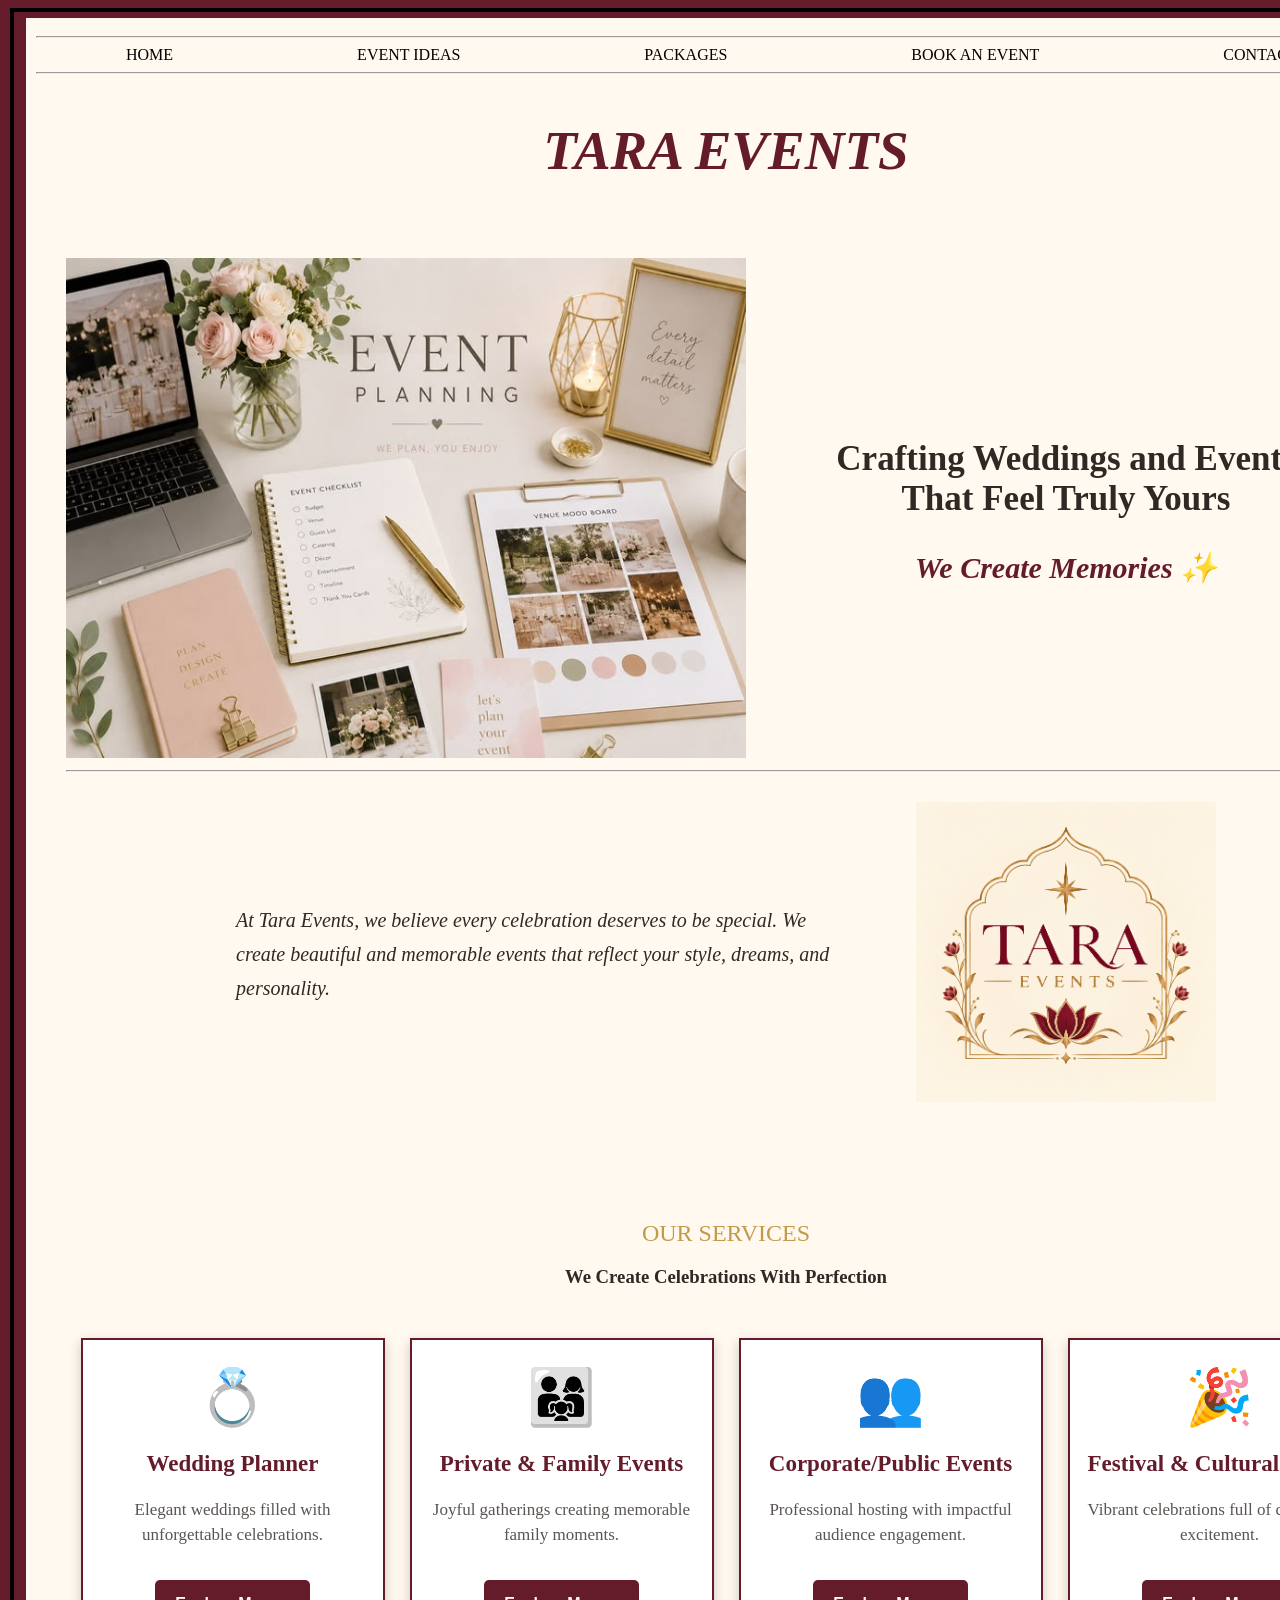
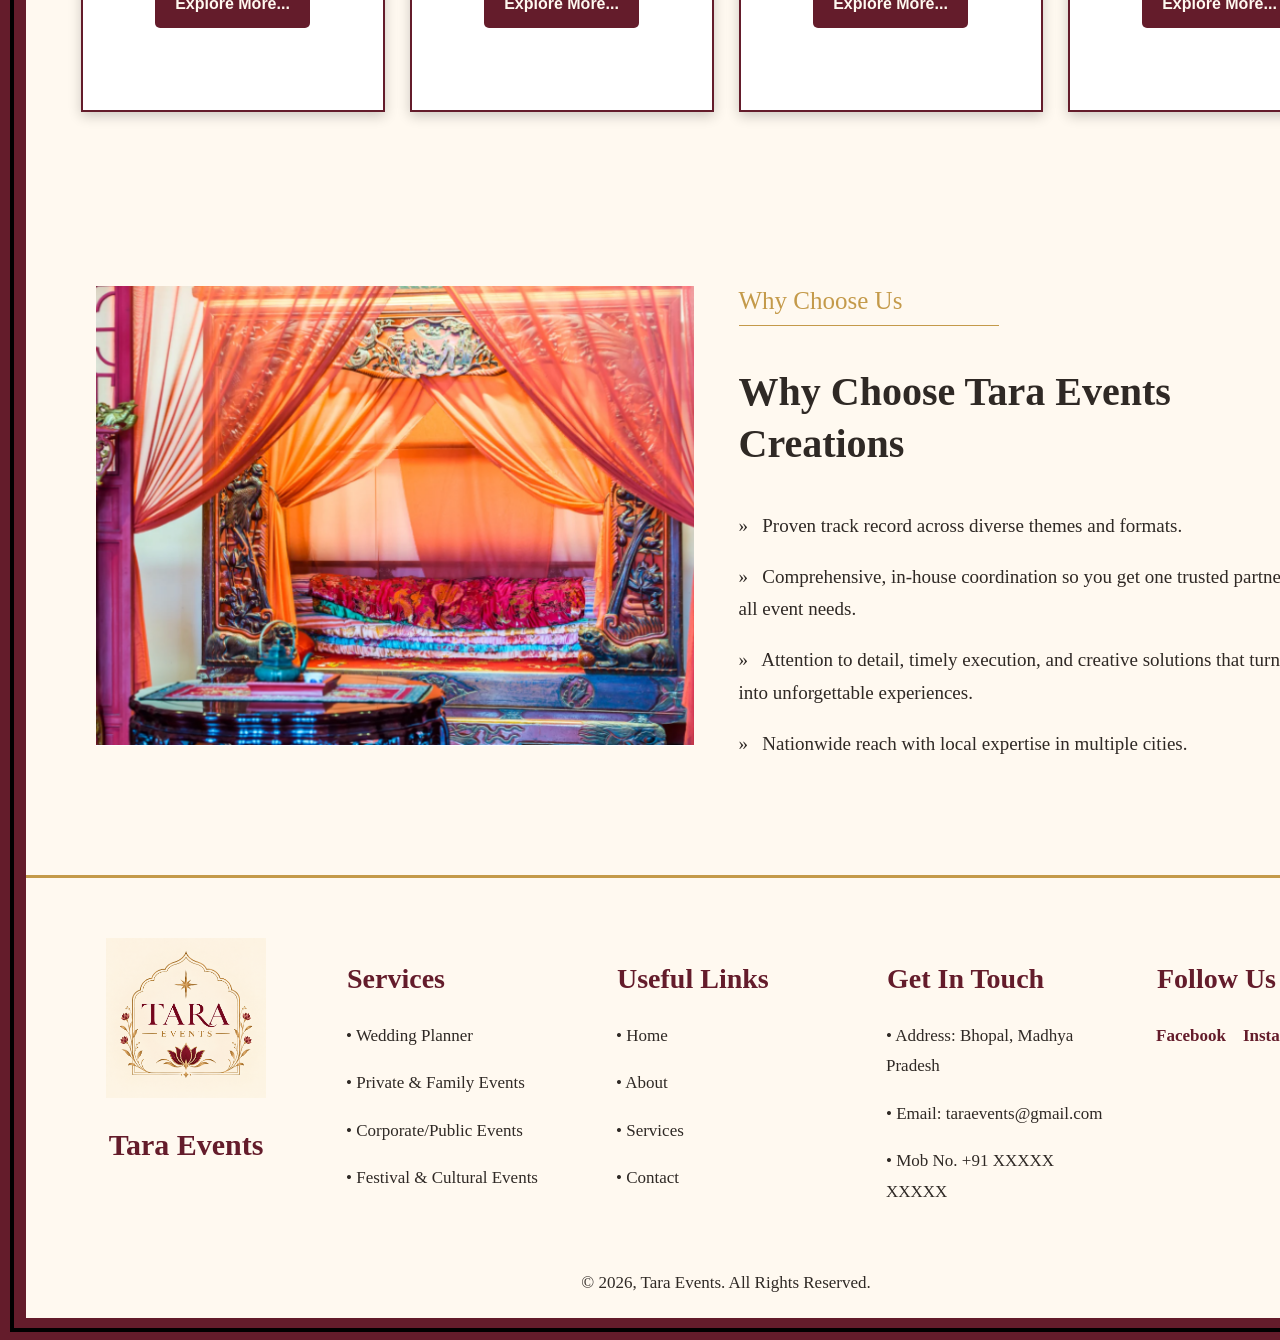
<file: index.html>
<!DOCTYPEHTML>
<html>
<head>
<title>TARA EVENTS</title>
<link rel="stylesheet" href="style1.css">
</head>
 <body style="background-color:#641C2B">
<fieldset style="border:4px solid black">
<nav>
<hr>
<div>
<a href="home.html">HOME</a>
<a href="EVENT IDEAS.html">EVENT IDEAS</a>
<a href="packages.html">PACKAGES</a>
<a href="book an event.html">BOOK AN EVENT</a>
<a href="contact.html">CONTACT US</a>
<hr>
  <h1 style="color:#641C2B; text-align: center; font-size: 55px;font-weight: bold;"><i><em><b>TARA EVENTS</b></em></i></h1>

<div style="padding:30px;">

   
    <div style="display:flex; align-items:center; gap:70px;">
  <div>
 <img src="event.jpeg"alt="Event photo" width="680" height="500">
        </div>

      
        <div style="width:500px;">
 <h2 style="color:#2F2925; font-size:35px; text-align:center">
                Crafting Weddings and Events<br>
                That Feel Truly Yours
            </h2>

 <h2 style="color:#641C2B; font-size:30px; text-align:center">
                <i>We Create Memories ✨</i>
 </h2>
 </div>

    </div>
<hr style="color:#641C2B">

   <div style="display:flex; align-items:center; justify-content:center; gap:80px; margin-top:30px;">

    
    <div style="width:600px;">

        <p style="color:#2F2925; font-size:20px; line-height:1.7; text-align:left"><i>
            At Tara Events, we believe every celebration
            deserves to be special. We create beautiful and
            memorable events that reflect your style, dreams,
            and personality.
       </i> </p>

</div>
<div>
<img src="logo.png"alt="Tara Events Logo" width="300"height="300">
</div>

</div>
 </div>

</div>
</div>
      <section class="services">

    <p class="small-title">OUR SERVICES</p>

    <h1>We Create Celebrations With Perfection</h1>

    <div class="service-container">

        
<div class="service-card">

  <div class="icon">💍</div>

    <h2>Wedding Planner</h2>
 <p>
    Elegant weddings filled with
     unforgettable celebrations.
    </p>

  <button>Explore More...</button>

   </div>


        
 <div class="service-card">
 <div class="icon">👨‍👩‍👧</div>

 <h2>Private & Family Events</h2>

  <p>
     Joyful gatherings creating memorable
     family moments.
 </p>

<button>Explore More...</button>
 </div>


        
 <div class="service-card">
<div class="icon">👥</div>
<h2>Corporate/Public Events</h2>

            <p>
                Professional hosting with impactful
                audience engagement.
            </p>

 <button>Explore More...</button>

 </div>


       
 <div class="service-card">
<div class="icon">🎉</div>
<h2>Festival & Cultural Events</h2>
<p>
     Vibrant celebrations full of culture
       and excitement.
</p>
 <button>Explore More...</button>
</div>
</div>

</section>

<section class="why-choose">
<div class="why-image">

  <img src="why.png" alt="Tara Events Celebration">

</div>

<div class="why-content">
 <p class="why-small-title">Why Choose Us</p>
 <h1>Why Choose Tara Events
    Creations</h1>
<p class="why-point">
      » &nbsp; Proven track record across diverse themes and formats.</p>

 <p class="why-point">
  » &nbsp; Comprehensive, in-house coordination so you get one
    trusted partner for all event needs.</p>

<p class="why-point">
   » &nbsp; Attention to detail, timely execution, and creative
    solutions that turn ideas into unforgettable experiences. </p>

<p class="why-point">
  » &nbsp; Nationwide reach with local expertise in multiple cities. </p>
 </div>

</section>
</nav>
<footer class="footer">

    <div class="footer-container">
<div class="footer-logo">
<img src="logo.png" alt="Tara Events Logo">
 <h2>Tara Events</h2>
        </div>


<div class="footer-column">
            <h2>Services</h2>

<p>• Wedding Planner</p>
<p>• Private & Family Events</p>
  <p>• Corporate/Public Events</p>
 <p>• Festival & Cultural Events</p>
</div>

 <div class="footer-column">
   <h2>Useful Links</h2>

 <p>• Home</p>
 <p>• About</p>
  <p>• Services</p>
  <p>• Contact</p>
  </div>

 <div class="footer-column">
 <h2>Get In Touch</h2>

 <p>• Address: Bhopal, Madhya Pradesh</p>
  <p>• Email: taraevents@gmail.com</p>
 <p>• Mob No. +91 XXXXX XXXXX</p>
        </div>


 <div class="footer-column follow">
 <h2>Follow Us</h2>
<p>Facebook &nbsp;&nbsp; Instagram</p>
</div>

 </div>
<div class="copyright">
        © 2026, Tara Events. All Rights Reserved.
    </div>

</footer>

</fieldset>
</body>
</html>
</file>
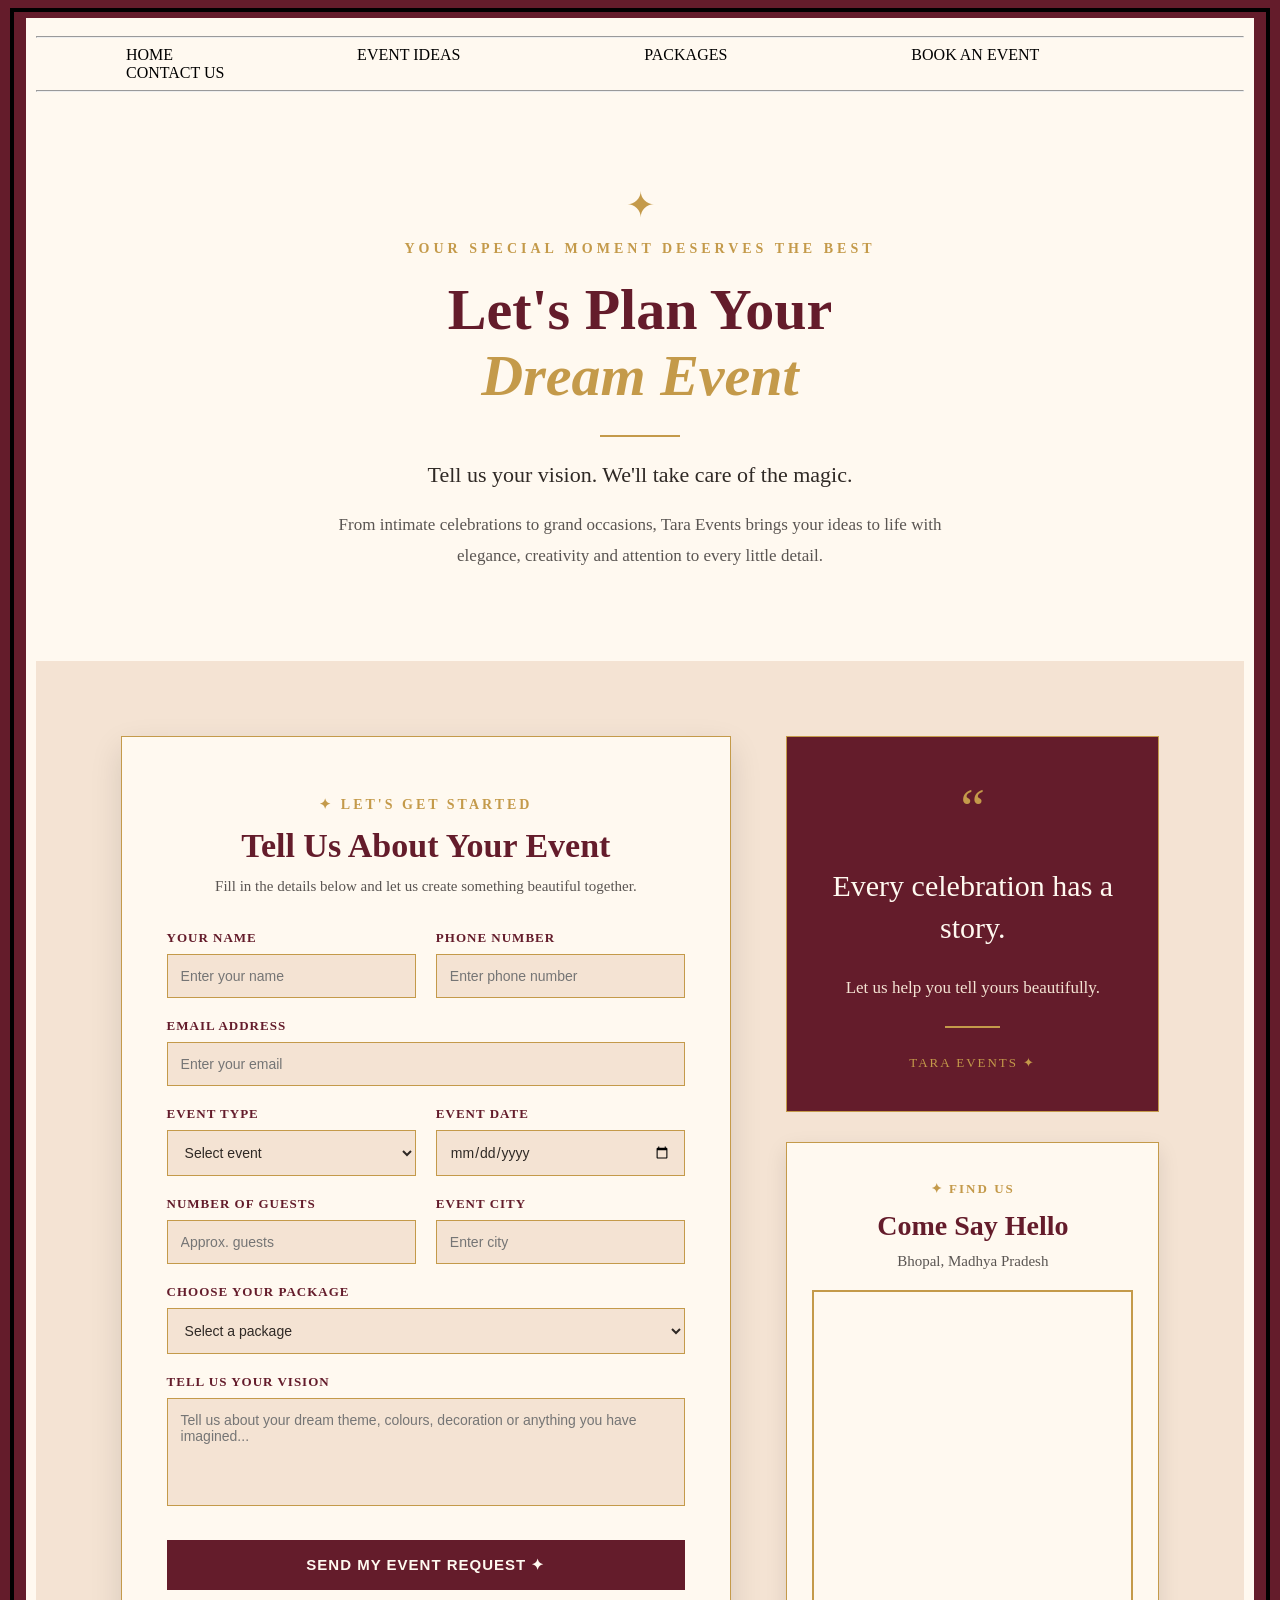
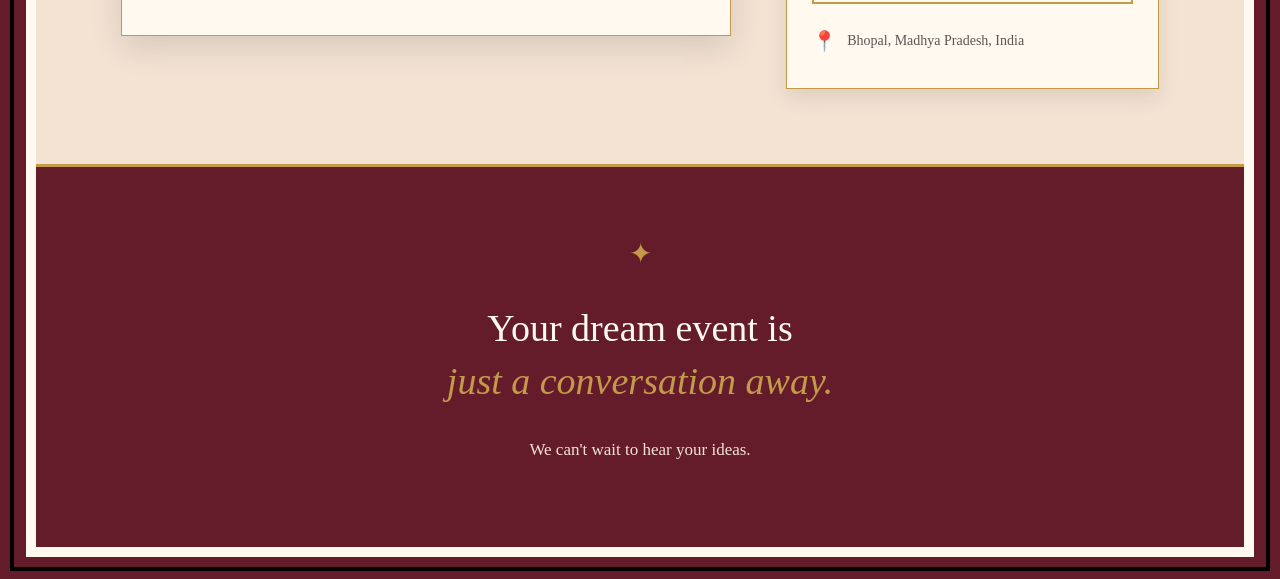
<file: book an event.html>
<!DOCTYPEHTML>
<html>
<head>
<title>TARA EVENTS</title>
<link rel="stylesheet" href="style6.css">
</head>
 <body style="background-color:#641C2B">
<fieldset style="border:4px solid black">
<nav>
<hr>
<a href="home.html">HOME</a>
<a href="EVENT IDEAS.html">EVENT IDEAS</a>
<a href="packages.html">PACKAGES</a>
<a href="book an event.html">BOOK AN EVENT</a>
<a href="contact.html">CONTACT US</a>
<hr>
    <!-- HERO -->

    <section class="book-hero">

        <div class="hero-decoration">✦</div>

        <p>YOUR SPECIAL MOMENT DESERVES THE BEST</p>

        <h1>Let's Plan Your<br>
        <span>Dream Event</span></h1>

        <div class="gold-line"></div>

        <h3>
            Tell us your vision. We'll take care of the magic.
        </h3>

        <p class="hero-text">
            From intimate celebrations to grand occasions,
            Tara Events brings your ideas to life with elegance,
            creativity and attention to every little detail.
        </p>

    </section>


    <!-- BOOKING AREA -->

    <section class="booking-area">


        <!-- FORM -->

        <div class="booking-card">

            <div class="card-heading">

                <p>✦ LET'S GET STARTED</p>

                <h2>Tell Us About Your Event</h2>

                <span>
                    Fill in the details below and let us
                    create something beautiful together.
                </span>

            </div>


            <form>


                <!-- NAME -->

                <div class="input-row">

                    <div class="input-box">

                        <label>YOUR NAME</label>

                        <input
                        type="text"
                        placeholder="Enter your name">

                    </div>


                    <div class="input-box">

                        <label>PHONE NUMBER</label>

                        <input
                        type="tel"
                        placeholder="Enter phone number">

                    </div>

                </div>


                <!-- EMAIL -->

                <div class="input-box">

                    <label>EMAIL ADDRESS</label>

                    <input
                    type="email"
                    placeholder="Enter your email">

                </div>


                <!-- EVENT -->

                <div class="input-row">

                    <div class="input-box">

                        <label>EVENT TYPE</label>

                        <select>

                            <option>Select event</option>
                            <option>Wedding</option>
                            <option>Engagement</option>
                            <option>Sangeet</option>
                            <option>Birthday</option>
                            <option>Anniversary</option>
                            <option>Baby Shower</option>
                            <option>Corporate Event</option>
                            <option>College Event</option>
                            <option>Other</option>

                        </select>

                    </div>


                    <div class="input-box">

                        <label>EVENT DATE</label>

                        <input type="date">

                    </div>

                </div>


                <!-- GUESTS -->

                <div class="input-row">

                    <div class="input-box">

                        <label>NUMBER OF GUESTS</label>

                        <input
                        type="number"
                        placeholder="Approx. guests">

                    </div>


                    <div class="input-box">

                        <label>EVENT CITY</label>

                        <input
                        type="text"
                        placeholder="Enter city">

                    </div>

                </div>


                <!-- PACKAGE -->

                <div class="input-box">

                    <label>CHOOSE YOUR PACKAGE</label>

                    <select>

                        <option>Select a package</option>
                        <option>Essential — Simple & Elegant</option>
                        <option>Signature — Beautifully Planned</option>
                        <option>Royal — Grand & Luxurious</option>
                        <option>Custom — Designed For You</option>

                    </select>

                </div>


                <!-- MESSAGE -->

                <div class="input-box">

                    <label>TELL US YOUR VISION</label>

                    <textarea
                    rows="5"
                    placeholder="Tell us about your dream theme, colours, decoration or anything you have imagined..."></textarea>

                </div>


                <!-- BUTTON -->

                <button type="submit">
                    SEND MY EVENT REQUEST ✦
                </button>


            </form>

        </div>



        <!-- RIGHT SIDE -->

        <div class="book-side">


            <!-- QUOTE CARD -->

            <div class="quote-card">

                <span class="quote-mark">“</span>

                <h2>
                    Every celebration
                    has a story.
                </h2>

                <p>
                    Let us help you tell yours
                    beautifully.
                </p>

                <div class="small-gold-line"></div>

                <span>TARA EVENTS ✦</span>

            </div>



            <!-- MAP CARD -->

            <div class="map-card">

                <div class="map-heading">

                    <p>✦ FIND US</p>

                    <h2>Come Say Hello</h2>

                    <span>
                        Bhopal, Madhya Pradesh
                    </span>

                </div>


                <div class="map">

                    <iframe
                    src="https://www.google.com/maps?q=Bhopal,Madhya+Pradesh,India&output=embed"
                    width="100%"
                    height="300"
                    style="border:0;"
                    allowfullscreen=""
                    loading="lazy">
                    </iframe>

                </div>


                <div class="location-text">

                    <span>📍</span>

                    <p>
                        Bhopal, Madhya Pradesh, India
                    </p>

                </div>

            </div>


        </div>

    </section>



    <!-- BOTTOM -->

    <section class="book-bottom">

        <div class="bottom-star">✦</div>

        <h2>
            Your dream event is<br>
            <i>just a conversation away.</i>
        </h2>

        <p>
            We can't wait to hear your ideas.
        </p>

    </section>


</div>

</body>

</html>
</file>
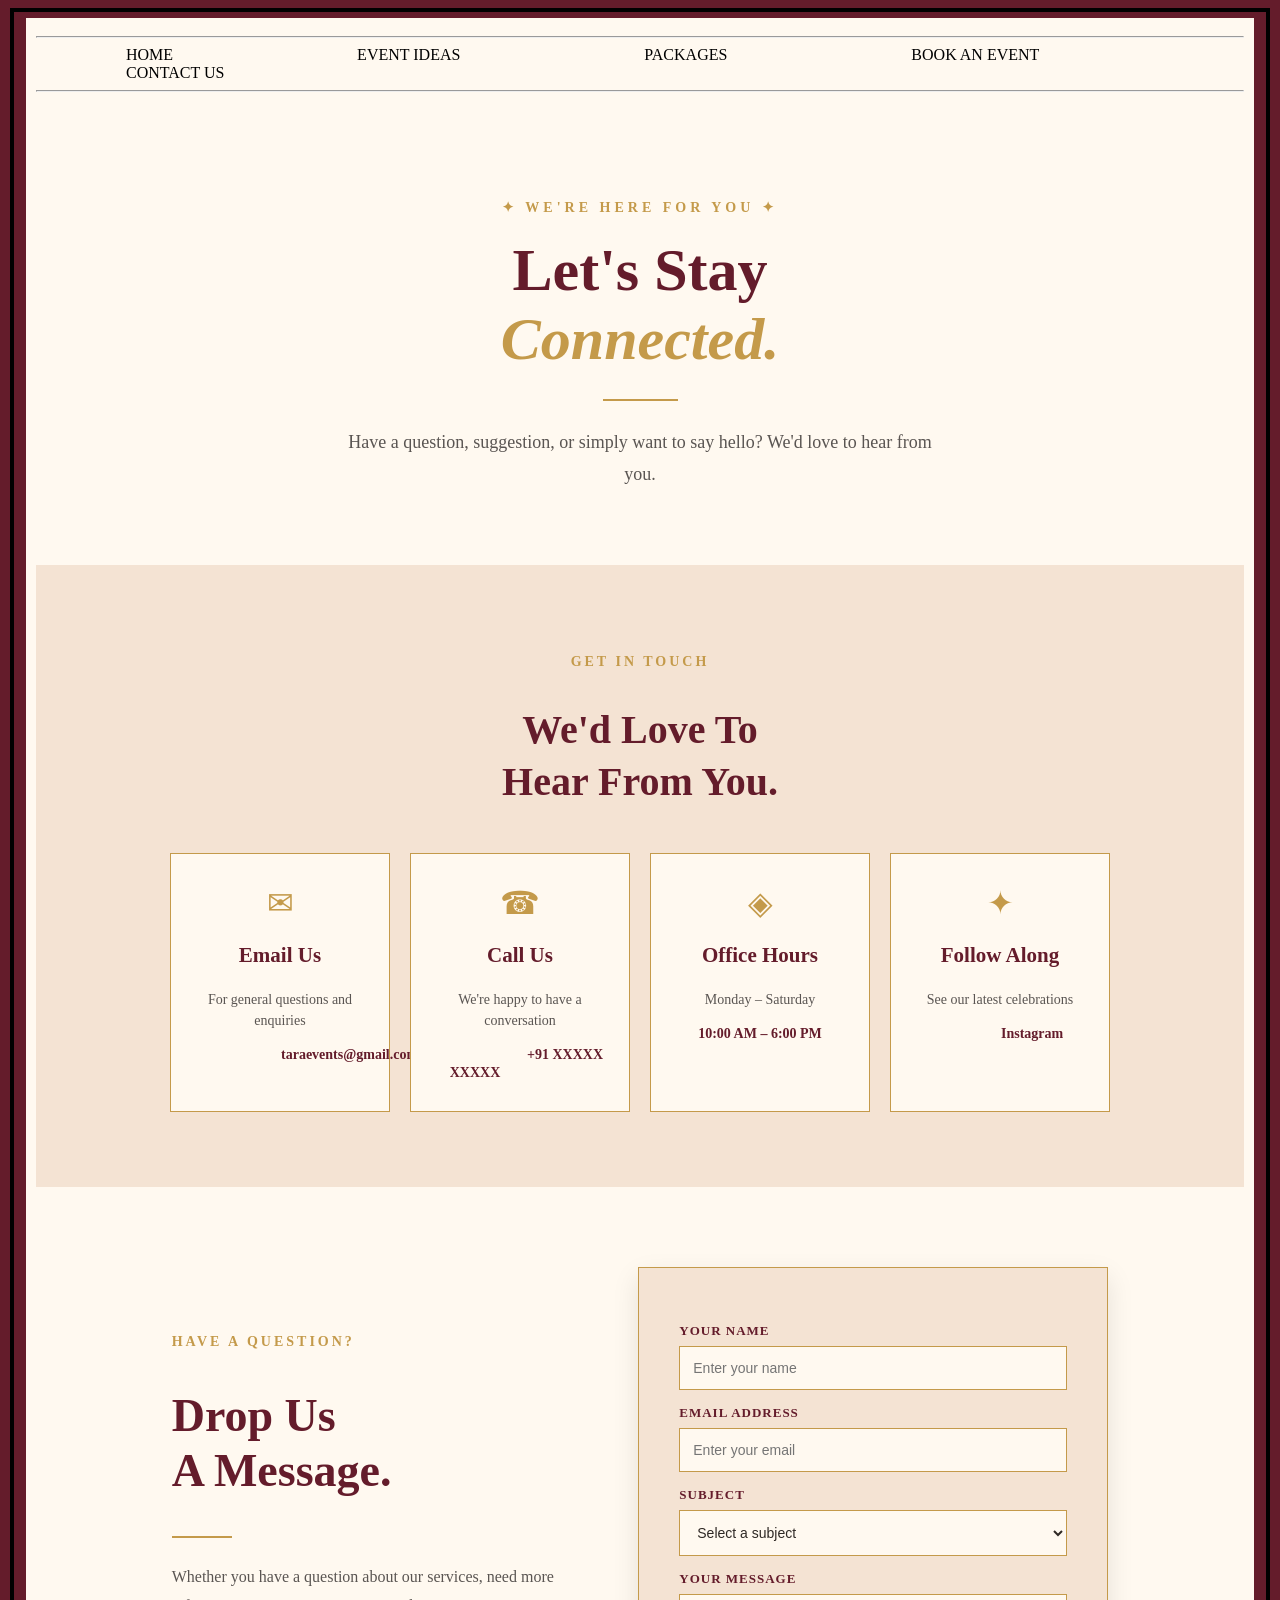
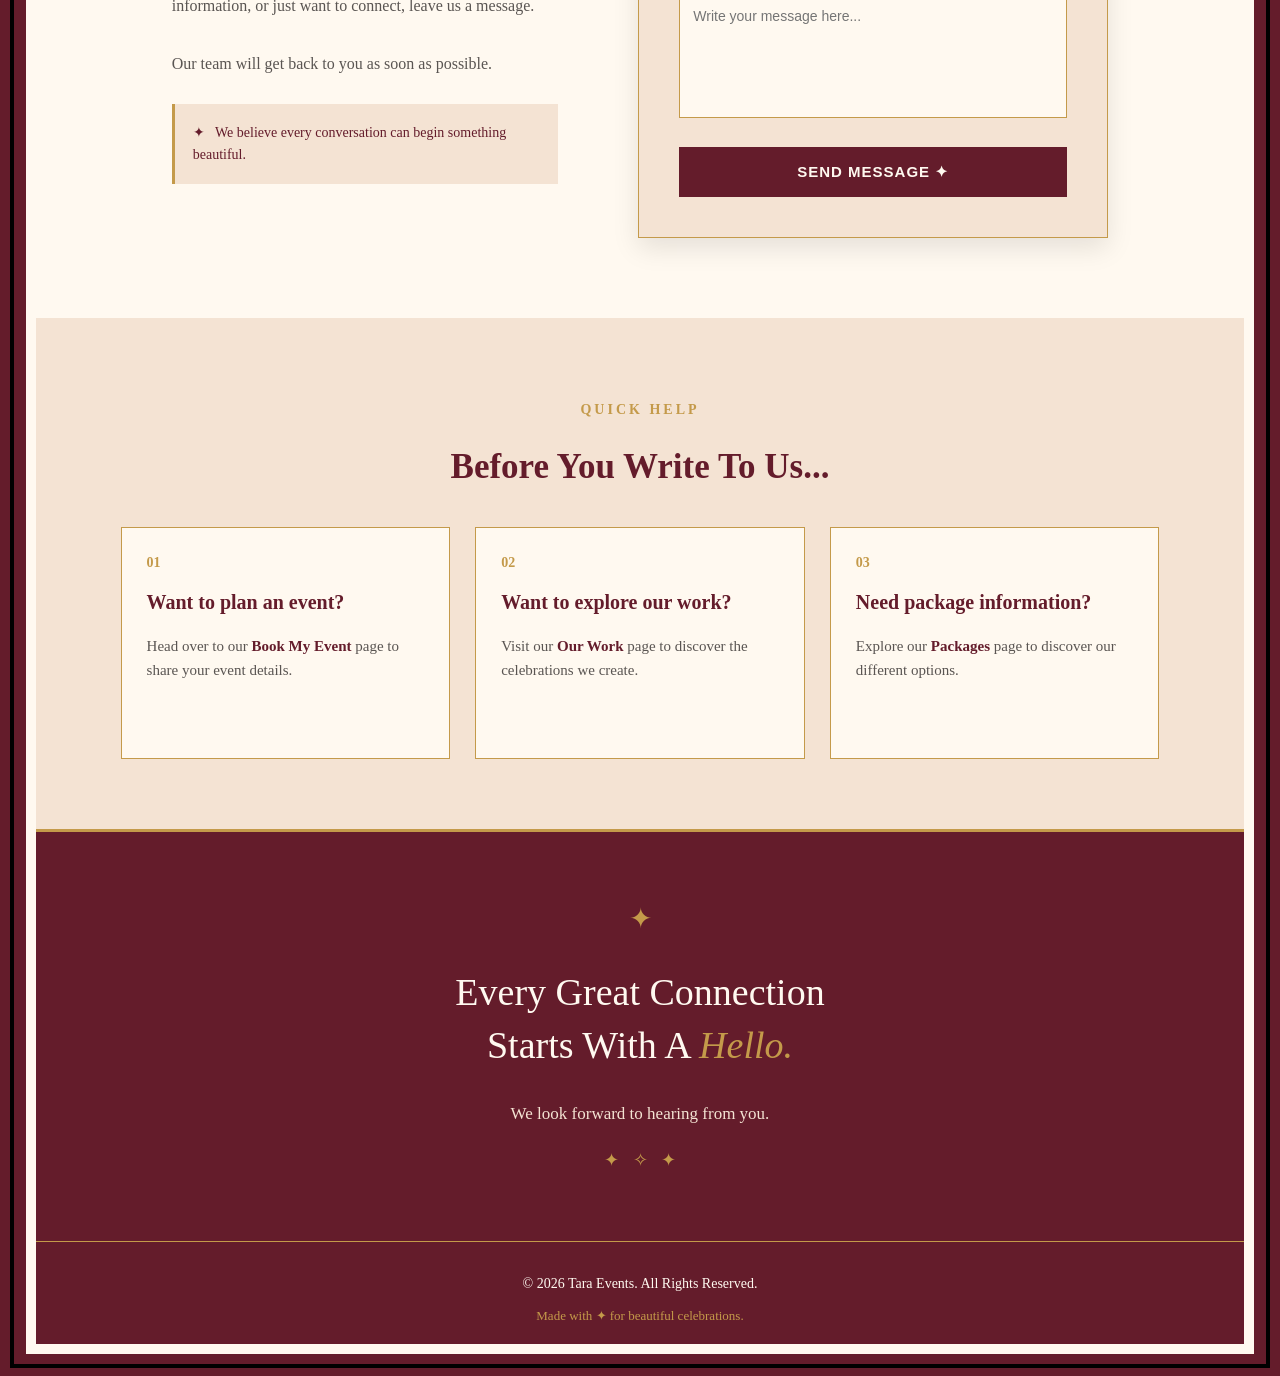
<file: contact.html>
<!DOCTYPEHTML>
<html>
<head>
<title>TARA EVENTS</title>
<link rel="stylesheet" href="style5.css">
</head>
 <body style="background-color:#641C2B">
<fieldset style="border:4px solid black">
<nav>
<hr>
<a href="home.html">HOME</a>
<a href="EVENT IDEAS.html">EVENT IDEAS</a>
<a href="packages.html">PACKAGES</a>
<a href="book an event.html">BOOK AN EVENT</a>
<a href="contact.html">CONTACT US</a>
<hr>


    <!-- HERO -->

    <section class="contact-hero">

        <p class="contact-eyebrow">
            ✦ WE'RE HERE FOR YOU ✦
        </p>

        <h1>
            Let's Stay<br>
            <span>Connected.</span>
        </h1>

        <div class="contact-line"></div>

        <p class="contact-intro">

            Have a question, suggestion, or simply want to
            say hello? We'd love to hear from you.

        </p>

    </section>



    <!-- CONTACT INFORMATION -->

    <section class="contact-information">

        <div class="info-heading">

            <p>GET IN TOUCH</p>

            <h2>
                We'd Love To<br>
                Hear From You.
            </h2>

        </div>


        <div class="info-grid">


            <div class="info-card">

                <div class="info-icon">✉</div>

                <h3>Email Us</h3>

                <p>
                    For general questions and enquiries
                </p>

                <a href="mailto:taraevents@gmail.com">
                    taraevents@gmail.com
                </a>

            </div>



            <div class="info-card">

                <div class="info-icon">☎</div>

                <h3>Call Us</h3>

                <p>
                    We're happy to have a conversation
                </p>

                <a href="tel:+91XXXXXXXXXX">
                    +91 XXXXX XXXXX
                </a>

            </div>



            <div class="info-card">

                <div class="info-icon">◈</div>

                <h3>Office Hours</h3>

                <p>
                    Monday – Saturday
                </p>

                <span>
                    10:00 AM – 6:00 PM
                </span>

            </div>



            <div class="info-card">

                <div class="info-icon">✦</div>

                <h3>Follow Along</h3>

                <p>
                    See our latest celebrations
                </p>

                <a href="#">
                    Instagram
                </a>

            </div>


        </div>

    </section>



    <!-- MESSAGE SECTION -->

    <section class="message-section">


        <div class="message-text">

            <p>HAVE A QUESTION?</p>

            <h2>
                Drop Us<br>
                A Message.
            </h2>

            <div class="message-line"></div>

            <p class="message-description">

                Whether you have a question about our services,
                need more information, or just want to connect,
                leave us a message.

                <br><br>

                Our team will get back to you as soon as possible.

            </p>


            <div class="little-note">

                ✦ &nbsp; We believe every conversation
                can begin something beautiful.

            </div>

        </div>



        <!-- SIMPLE CONTACT FORM -->

        <div class="message-form">

            <form>


                <label>YOUR NAME</label>

                <input
                type="text"
                placeholder="Enter your name">



                <label>EMAIL ADDRESS</label>

                <input
                type="email"
                placeholder="Enter your email">



                <label>SUBJECT</label>

                <select>

                    <option>Select a subject</option>

                    <option>General Enquiry</option>

                    <option>Service Information</option>

                    <option>Partnership</option>

                    <option>Feedback</option>

                    <option>Other</option>

                </select>



                <label>YOUR MESSAGE</label>

                <textarea
                rows="6"
                placeholder="Write your message here..."></textarea>



                <button type="submit">
                    SEND MESSAGE ✦
                </button>


            </form>

        </div>

    </section>



    <!-- FAQ -->

    <section class="quick-help">

        <p>QUICK HELP</p>

        <h2>
            Before You Write To Us...
        </h2>


        <div class="faq-container">


            <div class="faq-card">

                <span>01</span>

                <h3>Want to plan an event?</h3>

                <p>
                    Head over to our
                    <b>Book My Event</b> page
                    to share your event details.
                </p>

            </div>



            <div class="faq-card">

                <span>02</span>

                <h3>Want to explore our work?</h3>

                <p>
                    Visit our <b>Our Work</b> page
                    to discover the celebrations we create.
                </p>

            </div>



            <div class="faq-card">

                <span>03</span>

                <h3>Need package information?</h3>

                <p>
                    Explore our <b>Packages</b> page
                    to discover our different options.
                </p>

            </div>



        </div>

    </section>



    <!-- FINAL SECTION -->

    <section class="contact-ending">

        <div>✦</div>

        <h2>
            Every Great Connection<br>
            Starts With A <i>Hello.</i>
        </h2>

        <p>
            We look forward to hearing from you.
        </p>

        <div class="ending-stars">
            ✦ &nbsp; ✧ &nbsp; ✦
        </div>

    </section>



    <!-- FOOTER -->

    <footer class="contact-footer">

        <p>
            © 2026 Tara Events. All Rights Reserved.
        </p>

        <span>
            Made with ✦ for beautiful celebrations.
        </span>

    </footer>


</div>

</body>

</html>
</file>
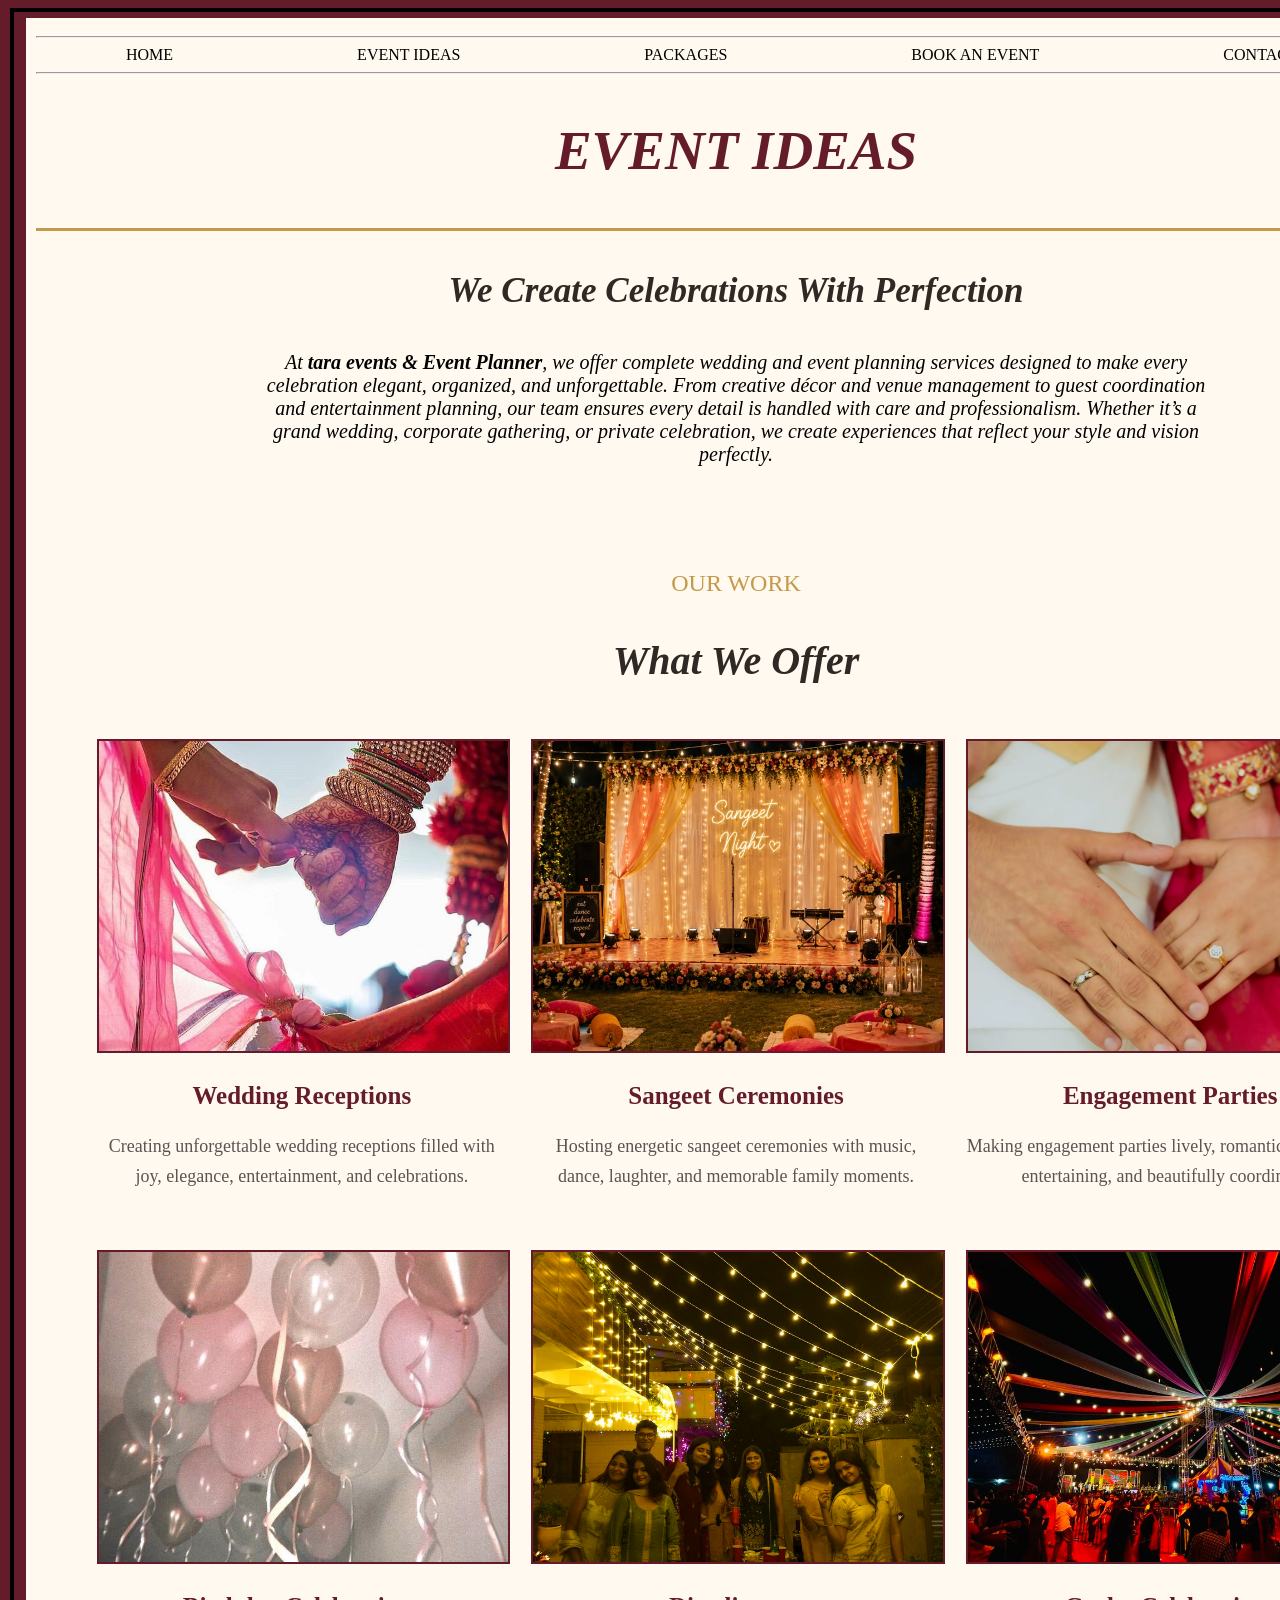
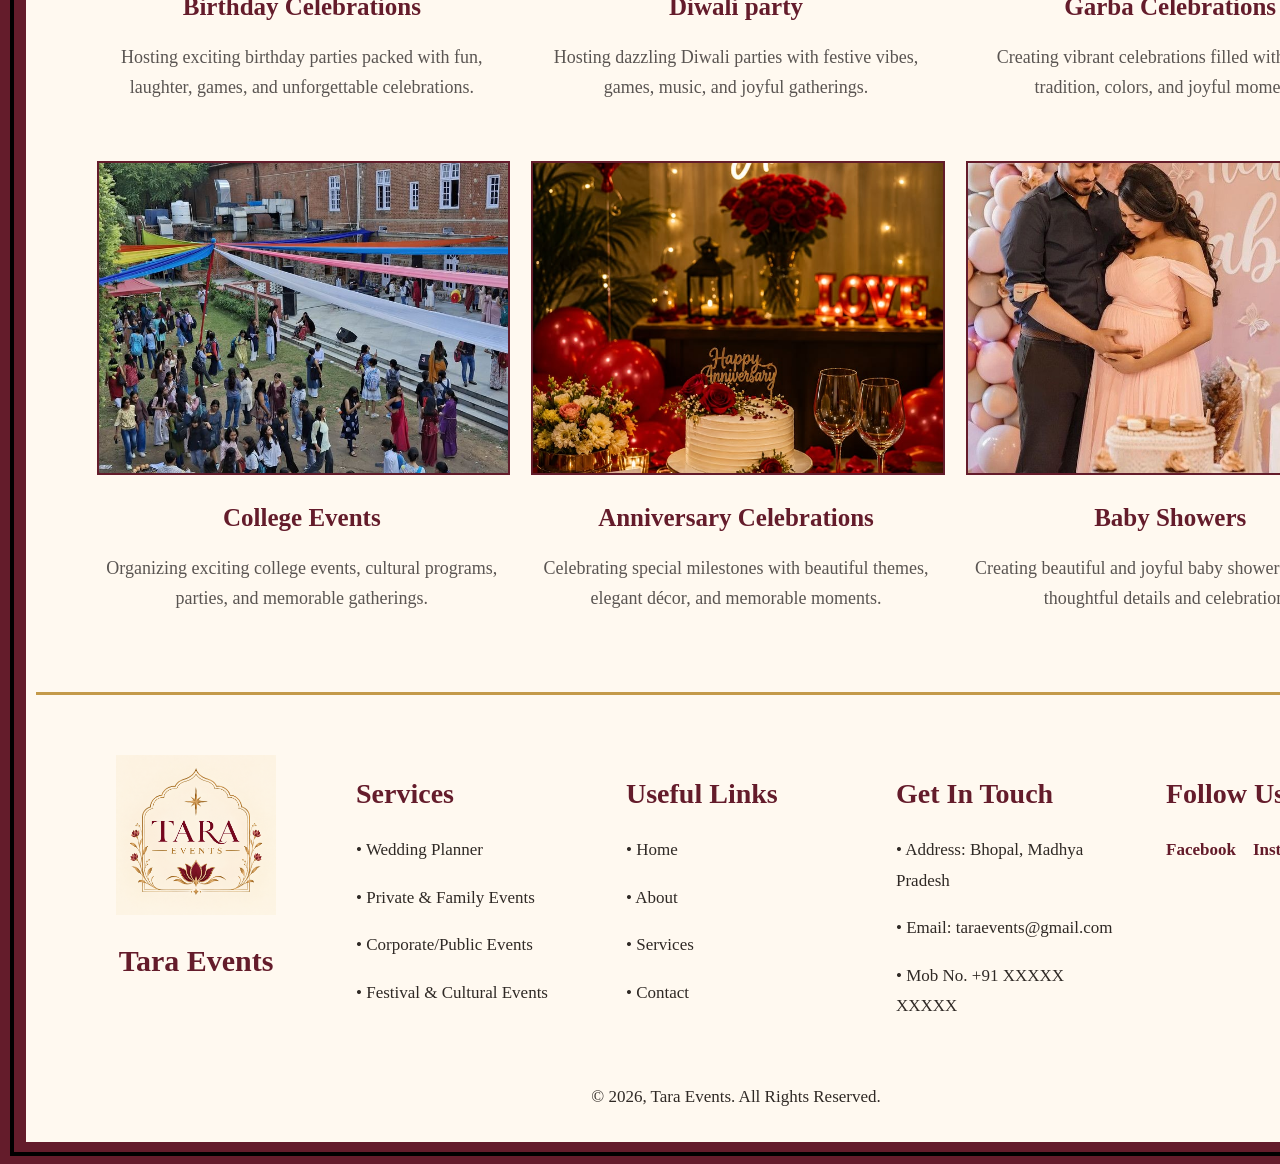
<file: EVENT IDEAS.html>
<!DOCTYPEHTML>
<html>
<head>
<title>EVENT IDEAS</title><link rel="stylesheet" href="style2.css">

</head>
<body style="background-color:#641C2B">

<fieldset style="border:4px solid black";>
<nav>
<hr>
<a href="home.html">HOME</a>
<a href="EVENT IDEAS.html">EVENT IDEAS</a>
<a href="packages.html">PACKAGES</a>
<a href="book an event.html">BOOK AN EVENT</a>
<a href="contact.html">CONTACT US</a>
<hr>

<h1 style="color:#641C2B; text-align:center; font-size: 55px;font-weight: bold;"><i><em><b>EVENT IDEAS</b></em></i></h1>

<hr style="height:3px; background-color:#C49A4A; border:none;">

<h3 style="color:#2F2925; text-align:center; font-size:35px; font-weight:bold;padding:5px;"><em>We Create Celebrations With Perfection</em></h3>

<p style="text-align:center; font-size:20px;"><i>
                             At <b>tara events & Event Planner</b>, we offer complete wedding and event planning services designed to make every<br>
                             celebration elegant, organized, and unforgettable. From creative décor and venue management to guest coordination<br>
                             and entertainment planning, our team ensures every detail is handled with care and professionalism. Whether it’s a<br>
                             grand wedding, corporate gathering, or private celebration, we create experiences that reflect your style and vision<br>
                             perfectly.</i><br>
</p>

   <section class="our-work">

    <p class="work-title">OUR WORK</p>

    <h1><em>What We Offer</em></h1>

    <div class="work-container">

        <div class="work-card">
            <img src="wedding.jpeg" alt="Wedding Reception">
            <h2>Wedding Receptions</h2>
            <p>
                Creating unforgettable wedding receptions filled
                with joy, elegance, entertainment, and celebrations.
            </p>
        </div>


        <div class="work-card">
            <img src="sangeet.jpeg" alt="Sangeet Ceremony">
            <h2>Sangeet Ceremonies</h2>
            <p>
                Hosting energetic sangeet ceremonies with music,
                dance, laughter, and memorable family moments.
            </p>
        </div>


        <div class="work-card">
            <img src="engagment.jpeg" alt="Engagement Party">
            <h2>Engagement Parties</h2>
            <p>
                Making engagement parties lively, romantic,
                interactive, entertaining, and beautifully coordinated.
            </p>
        </div>


        <div class="work-card">
            <img src="birthday.jpeg" alt="Birthday Celebration">
            <h2>Birthday Celebrations</h2>
            <p>
                Hosting exciting birthday parties packed with fun,
                laughter, games, and unforgettable celebrations.
            </p>
        </div>


        <div class="work-card">
            <img src="diwali.jpeg" alt="Diwali party">
            <h2>Diwali  party</h2>
            <p>
                Hosting dazzling Diwali parties with festive vibes, games, music, and joyful gatherings.            </p>
        </div>


        <div class="work-card">
            <img src="garba.jpeg" alt="garba Celebration">
            <h2>Garba Celebrations</h2>
            <p>
                Creating vibrant celebrations filled with culture,
                tradition, colors, and joyful moments.
            </p>
        </div>


        <div class="work-card">
            <img src="college.jpeg" alt="College Event">
            <h2>College Events</h2>
            <p>
                Organizing exciting college events, cultural
                programs, parties, and memorable gatherings.
            </p>
        </div>


        <div class="work-card">
            <img src="anniversary.jpeg" alt="Anniversary Celebration">
            <h2>Anniversary Celebrations</h2>
            <p>
                Celebrating special milestones with beautiful
                themes, elegant décor, and memorable moments.
            </p>
        </div>


        <div class="work-card">
            <img src="babyshower.jpeg" alt="Baby Shower">
            <h2>Baby Showers</h2>
            <p>
                Creating beautiful and joyful baby showers
                filled with thoughtful details and celebrations.
            </p>
        </div>

    </div>

</section>
<footer class="footer">

    <div class="footer-container">

        <!-- Logo -->
        <div class="footer-logo">
            <img src="logo.png" alt="Tara Events Logo">
            <h2>Tara Events</h2>
        </div>


        <!-- Services -->
        <div class="footer-column">
            <h2>Services</h2>

            <p>• Wedding Planner</p>
            <p>• Private & Family Events</p>
            <p>• Corporate/Public Events</p>
            <p>• Festival & Cultural Events</p>
        </div>


        <!-- Useful Links -->
        <div class="footer-column">
            <h2>Useful Links</h2>

            <p>• Home</p>
            <p>• About</p>
            <p>• Services</p>
            <p>• Contact</p>
        </div>


        <!-- Get In Touch -->
        <div class="footer-column">
            <h2>Get In Touch</h2>

            <p>• Address: Bhopal, Madhya Pradesh</p>
            <p>• Email: taraevents@gmail.com</p>
            <p>• Mob No. +91 XXXXX XXXXX</p>
        </div>


        <!-- Follow Us -->
        <div class="footer-column follow">
            <h2>Follow Us</h2>

            <p>Facebook &nbsp;&nbsp; Instagram</p>
        </div>

    </div>


    <!-- Copyright -->
    <div class="copyright">
        © 2026, Tara Events. All Rights Reserved.
    </div>

</footer>
</fielset>
</body>
</html>
</file>
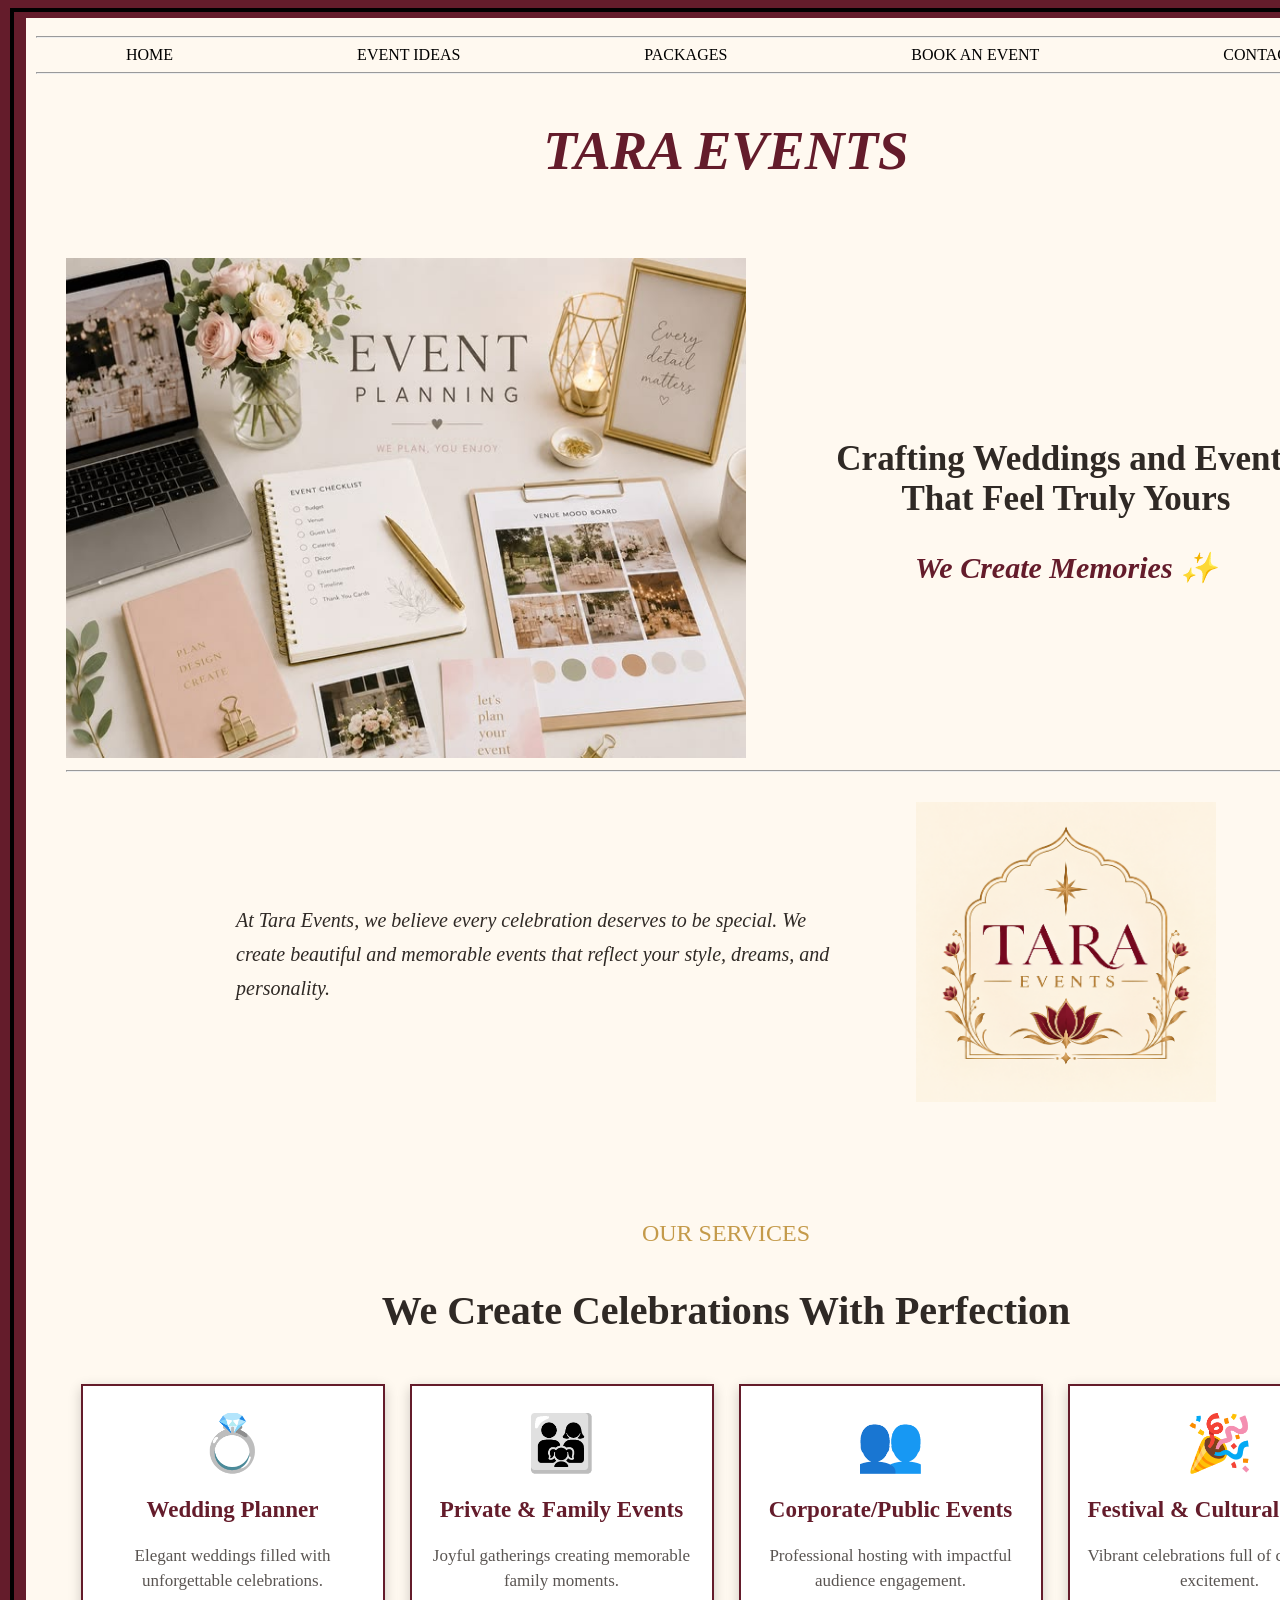
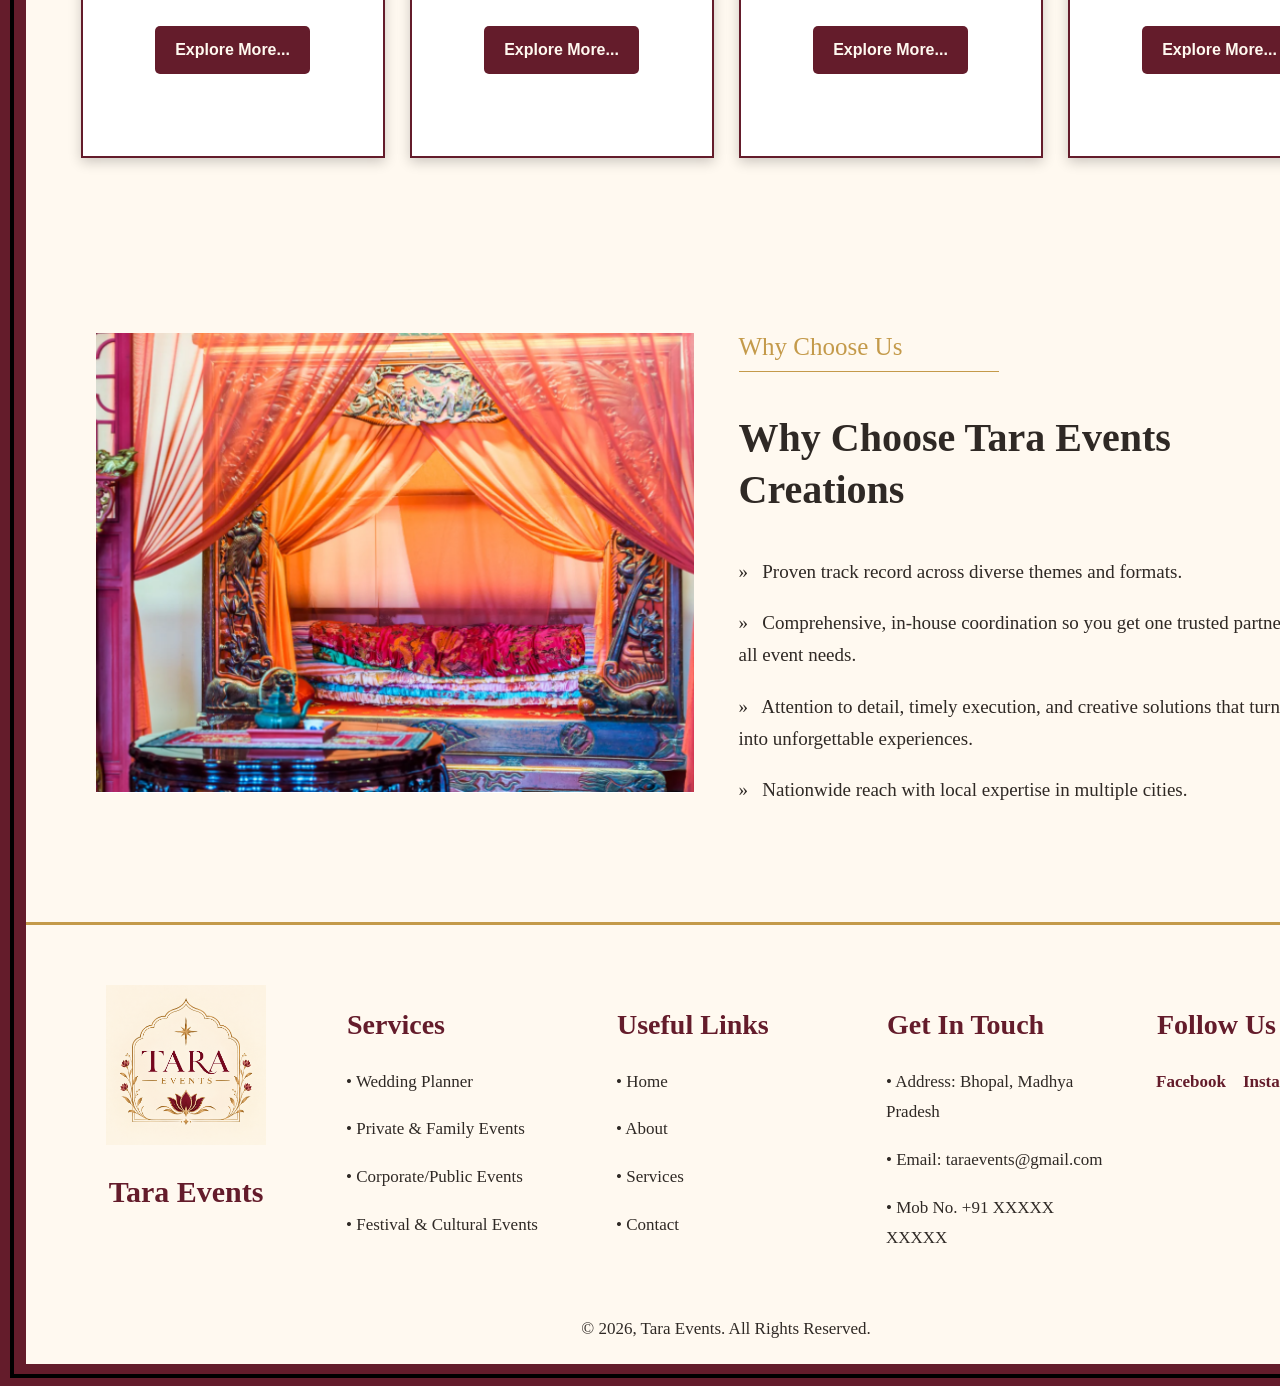
<file: home.html>
<!DOCTYPEHTML>
<html>
<head>
<title>TARA EVENTS</title>
<link rel="stylesheet" href="style3.css">
</head>
 <body style="background-color:#641C2B">
<fieldset style="border:4px solid black">
<nav>
<hr>
<a href="taraevent.html">HOME</a>
<a href="EVENT IDEAS.html">EVENT IDEAS</a>
<a href="packages.html">PACKAGES</a>
<a href="book an event.html">BOOK AN EVENT</a>
<a href="contact.html">CONTACT US</a>
<hr>
  <h1 style="color:#641C2B; text-align: center; font-size: 55px;font-weight: bold;"><i><em><b>TARA EVENTS</b></em></i></h1>

<div style="padding:30px;">

   
    <div style="display:flex; align-items:center; gap:70px;">
  <div>
 <img src="event.jpeg"alt="Event photo" width="680" height="500">
        </div>

      
        <div style="width:500px;">

            <h2 style="color:#2F2925; font-size:35px; text-align:center">
                Crafting Weddings and Events<br>
                That Feel Truly Yours
            </h2>

            <h2 style="color:#641C2B; font-size:30px; text-align:center">
                <i>We Create Memories ✨</i>
            </h2>

                       

        </div>

    </div>
<hr style="color:#641C2B">

   <div style="display:flex; align-items:center; justify-content:center; gap:80px; margin-top:30px;">

    
    <div style="width:600px;">

        <p style="color:#2F2925; font-size:20px; line-height:1.7; text-align:left"><i>
            At Tara Events, we believe every celebration
            deserves to be special. We create beautiful and
            memorable events that reflect your style, dreams,
            and personality.
       </i> </p>

</div>
<div>
<img src="logo.png"alt="Tara Events Logo" width="300"height="300">
</div>

</div>
 </div>

</div>
      <section class="services">

    <p class="small-title">OUR SERVICES</p>

    <h1>We Create Celebrations With Perfection</h1>

    <div class="service-container">

        
<div class="service-card">

  <div class="icon">💍</div>

    <h2>Wedding Planner</h2>
 <p>
    Elegant weddings filled with
     unforgettable celebrations.
    </p>

  <button>Explore More...</button>

   </div>


        
 <div class="service-card">
 <div class="icon">👨‍👩‍👧</div>

 <h2>Private & Family Events</h2>

  <p>
     Joyful gatherings creating memorable
     family moments.
 </p>

<button>Explore More...</button>
 </div>


        
 <div class="service-card">
<div class="icon">👥</div>
<h2>Corporate/Public Events</h2>

            <p>
                Professional hosting with impactful
                audience engagement.
            </p>

 <button>Explore More...</button>

 </div>


       
 <div class="service-card">
<div class="icon">🎉</div>
<h2>Festival & Cultural Events</h2>
<p>
     Vibrant celebrations full of culture
       and excitement.
</p>
 <button>Explore More...</button>
</div>
</div>

</section>

<section class="why-choose">
<div class="why-image">

  <img src="why.png" alt="Tara Events Celebration">

</div>

<div class="why-content">
 <p class="why-small-title">Why Choose Us</p>
 <h1>Why Choose Tara Events
    Creations</h1>
<p class="why-point">
      » &nbsp; Proven track record across diverse themes and formats.</p>

 <p class="why-point">
  » &nbsp; Comprehensive, in-house coordination so you get one
    trusted partner for all event needs.</p>

<p class="why-point">
   » &nbsp; Attention to detail, timely execution, and creative
    solutions that turn ideas into unforgettable experiences. </p>

<p class="why-point">
  » &nbsp; Nationwide reach with local expertise in multiple cities. </p>
 </div>

</section>
</nav>
<footer class="footer">

    <div class="footer-container">

        <!-- Logo -->
        <div class="footer-logo">
            <img src="logo.png" alt="Tara Events Logo">
            <h2>Tara Events</h2>
        </div>


        <!-- Services -->
        <div class="footer-column">
            <h2>Services</h2>

            <p>• Wedding Planner</p>
            <p>• Private & Family Events</p>
            <p>• Corporate/Public Events</p>
            <p>• Festival & Cultural Events</p>
        </div>


        <!-- Useful Links -->
        <div class="footer-column">
            <h2>Useful Links</h2>

            <p>• Home</p>
            <p>• About</p>
            <p>• Services</p>
            <p>• Contact</p>
        </div>


        <!-- Get In Touch -->
        <div class="footer-column">
            <h2>Get In Touch</h2>

            <p>• Address: Bhopal, Madhya Pradesh</p>
            <p>• Email: taraevents@gmail.com</p>
            <p>• Mob No. +91 XXXXX XXXXX</p>
        </div>


        <!-- Follow Us -->
        <div class="footer-column follow">
            <h2>Follow Us</h2>

            <p>Facebook &nbsp;&nbsp; Instagram</p>
        </div>

    </div>


    <!-- Copyright -->
    <div class="copyright">
        © 2026, Tara Events. All Rights Reserved.
    </div>

</footer>
</fieldset>
</body>
</html>
</file>
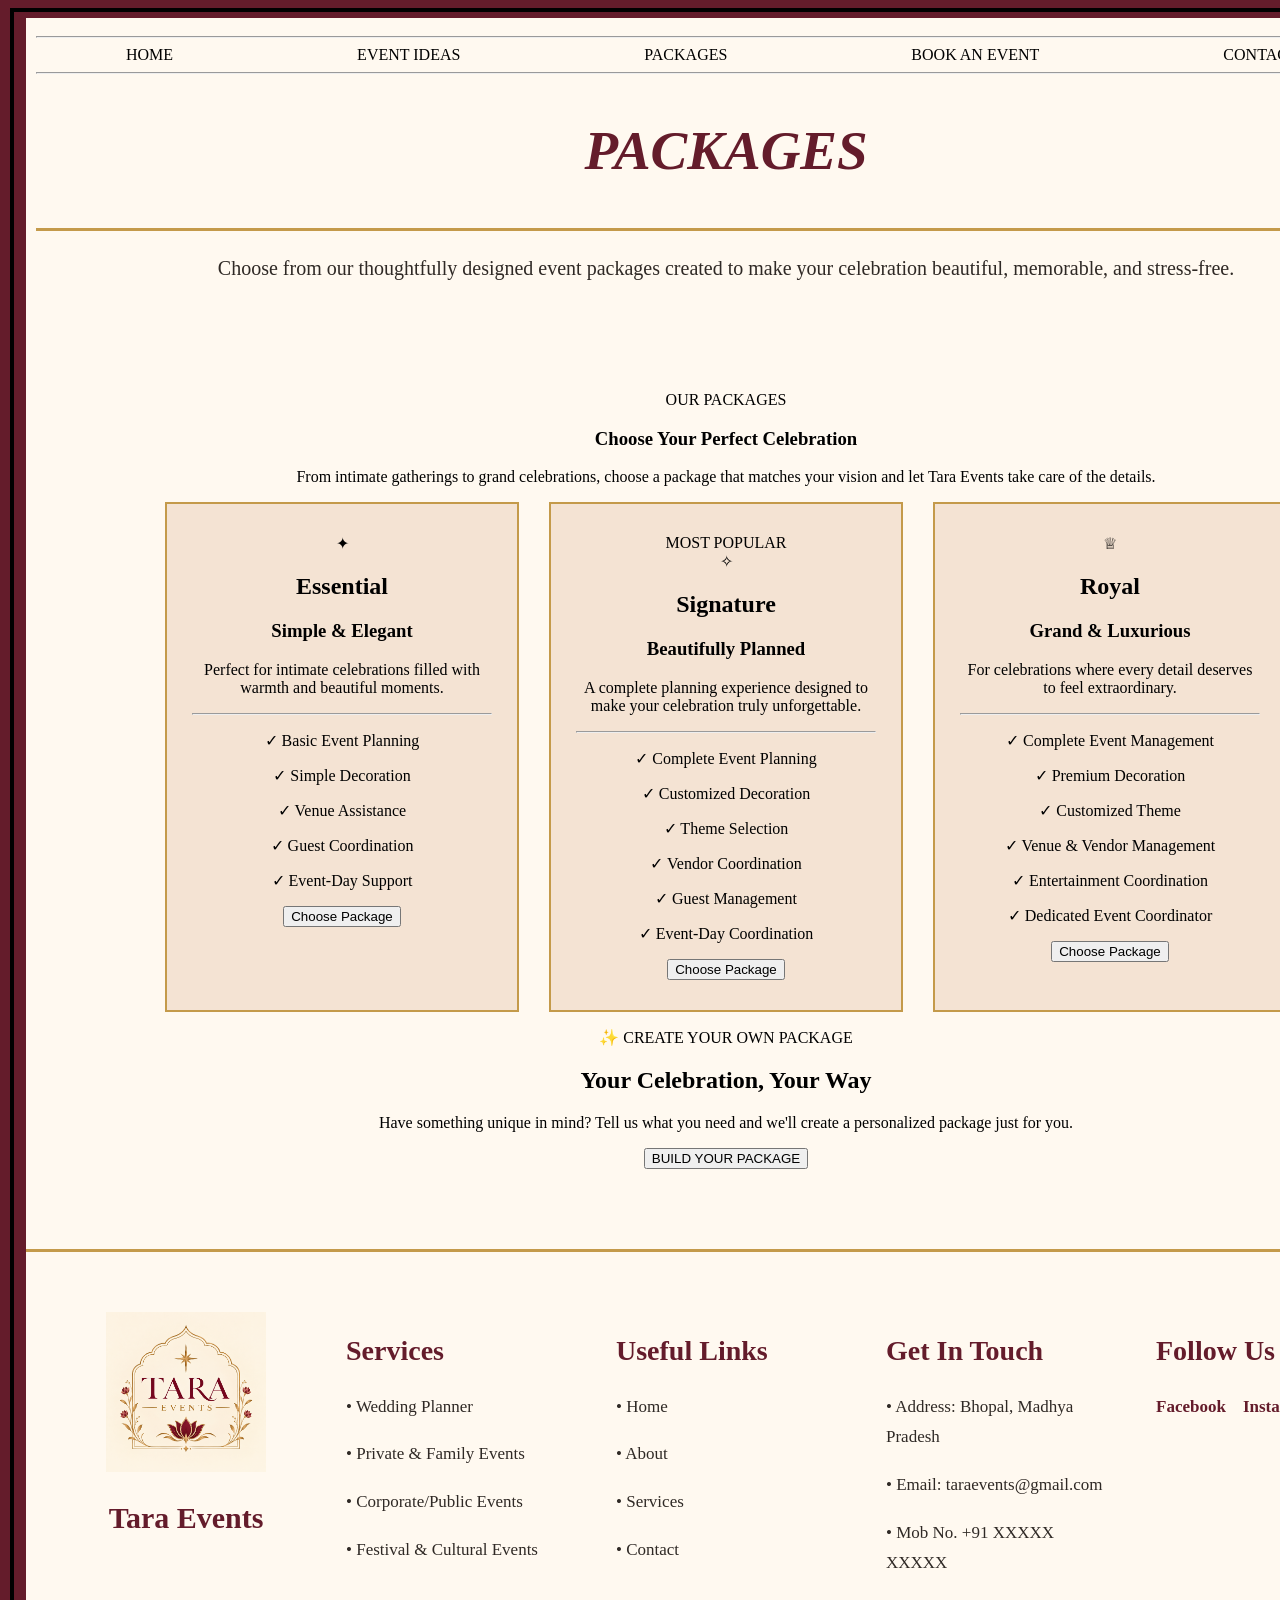
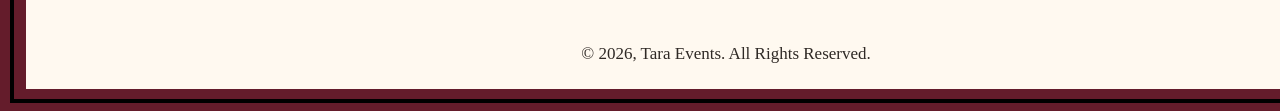
<file: packages.html>
<!DOCTYPE html>
<html>

<head>

    <title>PACKAGES - TARA EVENTS</title>

    <link rel="stylesheet" href="style4.css">

</head>


<body style="background-color:#641C2B">

    <fieldset style="border:4px solid black">

        <nav>

            <hr>

            <a href="home.html">HOME</a>
            <a href="EVENT IDEAS.html">EVENT IDEAS</a>
            <a href="packages.html">PACKAGES</a>
            <a href="book an event.html">BOOK AN EVENT</a>
            <a href="contact.html">CONTACT US</a>

            <hr>


           

            <h1 style="color:#641C2B; text-align:center; font-size:55px; font-weight:bold;">
                <i><em><b>PACKAGES</b></em></i>
            </h1>


            <hr style="height:3px; background-color:#C49A4A; border:none;">


            
            <p style="color:#2F2925; text-align:center; font-size:20px; line-height:1.7;">

                Choose from our thoughtfully designed event packages
                created to make your celebration beautiful, memorable,
                and stress-free.

            </p>


           

            <section class="packages">

                <p class="package-title">
                    OUR PACKAGES
                </p>


                <h1>
                    Choose Your Perfect Celebration
                </h1>


                <p class="package-intro">

                    From intimate gatherings to grand celebrations,
                    choose a package that matches your vision and
                    let Tara Events take care of the details.

                </p>


                <div class="package-container">


                   
                    <div class="package-card">

                        <div class="package-icon">
                            ✦
                        </div>

                        <h2>
                            Essential
                        </h2>

                        <h3>
                            Simple & Elegant
                        </h3>

                        <p class="package-description">

                            Perfect for intimate celebrations filled
                            with warmth and beautiful moments.

                        </p>


                        <hr>


                        <p>
                            ✓ Basic Event Planning
                        </p>

                        <p>
                            ✓ Simple Decoration
                        </p>

                        <p>
                            ✓ Venue Assistance
                        </p>

                        <p>
                            ✓ Guest Coordination
                        </p>

                        <p>
                            ✓ Event-Day Support
                        </p>


                        <button>
                            Choose Package
                        </button>

                    </div>


                    <!-- SIGNATURE PACKAGE -->

                    <div class="package-card featured">

                        <div class="popular">
                            MOST POPULAR
                        </div>


                        <div class="package-icon">
                            ✧
                        </div>

                        <h2>
                            Signature
                        </h2>

                        <h3>
                            Beautifully Planned
                        </h3>


                        <p class="package-description">

                            A complete planning experience designed
                            to make your celebration truly unforgettable.

                        </p>


                        <hr>


                        <p>
                            ✓ Complete Event Planning
                        </p>

                        <p>
                            ✓ Customized Decoration
                        </p>

                        <p>
                            ✓ Theme Selection
                        </p>

                        <p>
                            ✓ Vendor Coordination
                        </p>

                        <p>
                            ✓ Guest Management
                        </p>

                        <p>
                            ✓ Event-Day Coordination
                        </p>


                        <button>
                            Choose Package
                        </button>

                    </div>


                    <!-- ROYAL PACKAGE -->

                    <div class="package-card">

                        <div class="package-icon">
                            ♕
                        </div>

                        <h2>
                            Royal
                        </h2>

                        <h3>
                            Grand & Luxurious
                        </h3>


                        <p class="package-description">

                            For celebrations where every detail
                            deserves to feel extraordinary.

                        </p>


                        <hr>


                        <p>
                            ✓ Complete Event Management
                        </p>

                        <p>
                            ✓ Premium Decoration
                        </p>

                        <p>
                            ✓ Customized Theme
                        </p>

                        <p>
                            ✓ Venue & Vendor Management
                        </p>

                        <p>
                            ✓ Entertainment Coordination
                        </p>

                        <p>
                            ✓ Dedicated Event Coordinator
                        </p>


                        <button>
                            Choose Package
                        </button>

                    </div>


                </div>


                <!-- CUSTOM PACKAGE -->

                <div class="custom-package">


                    <div>

                        <p class="custom-title">
                            ✨ CREATE YOUR OWN PACKAGE
                        </p>


                        <h2>
                            Your Celebration, Your Way
                        </h2>


                        <p>
                            Have something unique in mind?
                            Tell us what you need and we'll create
                            a personalized package just for you.
                        </p>

                    </div>


                    <a href="book an event.html">
                       <button type="text"> BUILD YOUR PACKAGE</button>
                    </a>


                </div>


            </section>


        </nav>

    
</section>
<footer class="footer">

    <div class="footer-container">

                <div class="footer-logo">
            <img src="logo.png" alt="Tara Events Logo">
            <h2>Tara Events</h2>
        </div>


                <div class="footer-column">
            <h2>Services</h2>

            <p>• Wedding Planner</p>
            <p>• Private & Family Events</p>
            <p>• Corporate/Public Events</p>
            <p>• Festival & Cultural Events</p>
        </div>


               <div class="footer-column">
            <h2>Useful Links</h2>

            <p>• Home</p>
            <p>• About</p>
            <p>• Services</p>
            <p>• Contact</p>
        </div>


                <div class="footer-column">
            <h2>Get In Touch</h2>

            <p>• Address: Bhopal, Madhya Pradesh</p>
            <p>• Email: taraevents@gmail.com</p>
            <p>• Mob No. +91 XXXXX XXXXX</p>
        </div>


                <div class="footer-column follow">
            <h2>Follow Us</h2>

            <p>Facebook &nbsp;&nbsp; Instagram</p>
        </div>

    </div>


    
    <div class="copyright">
        © 2026, Tara Events. All Rights Reserved.
    </div>

</footer>

</fieldset>
</body>

</html>
</file>
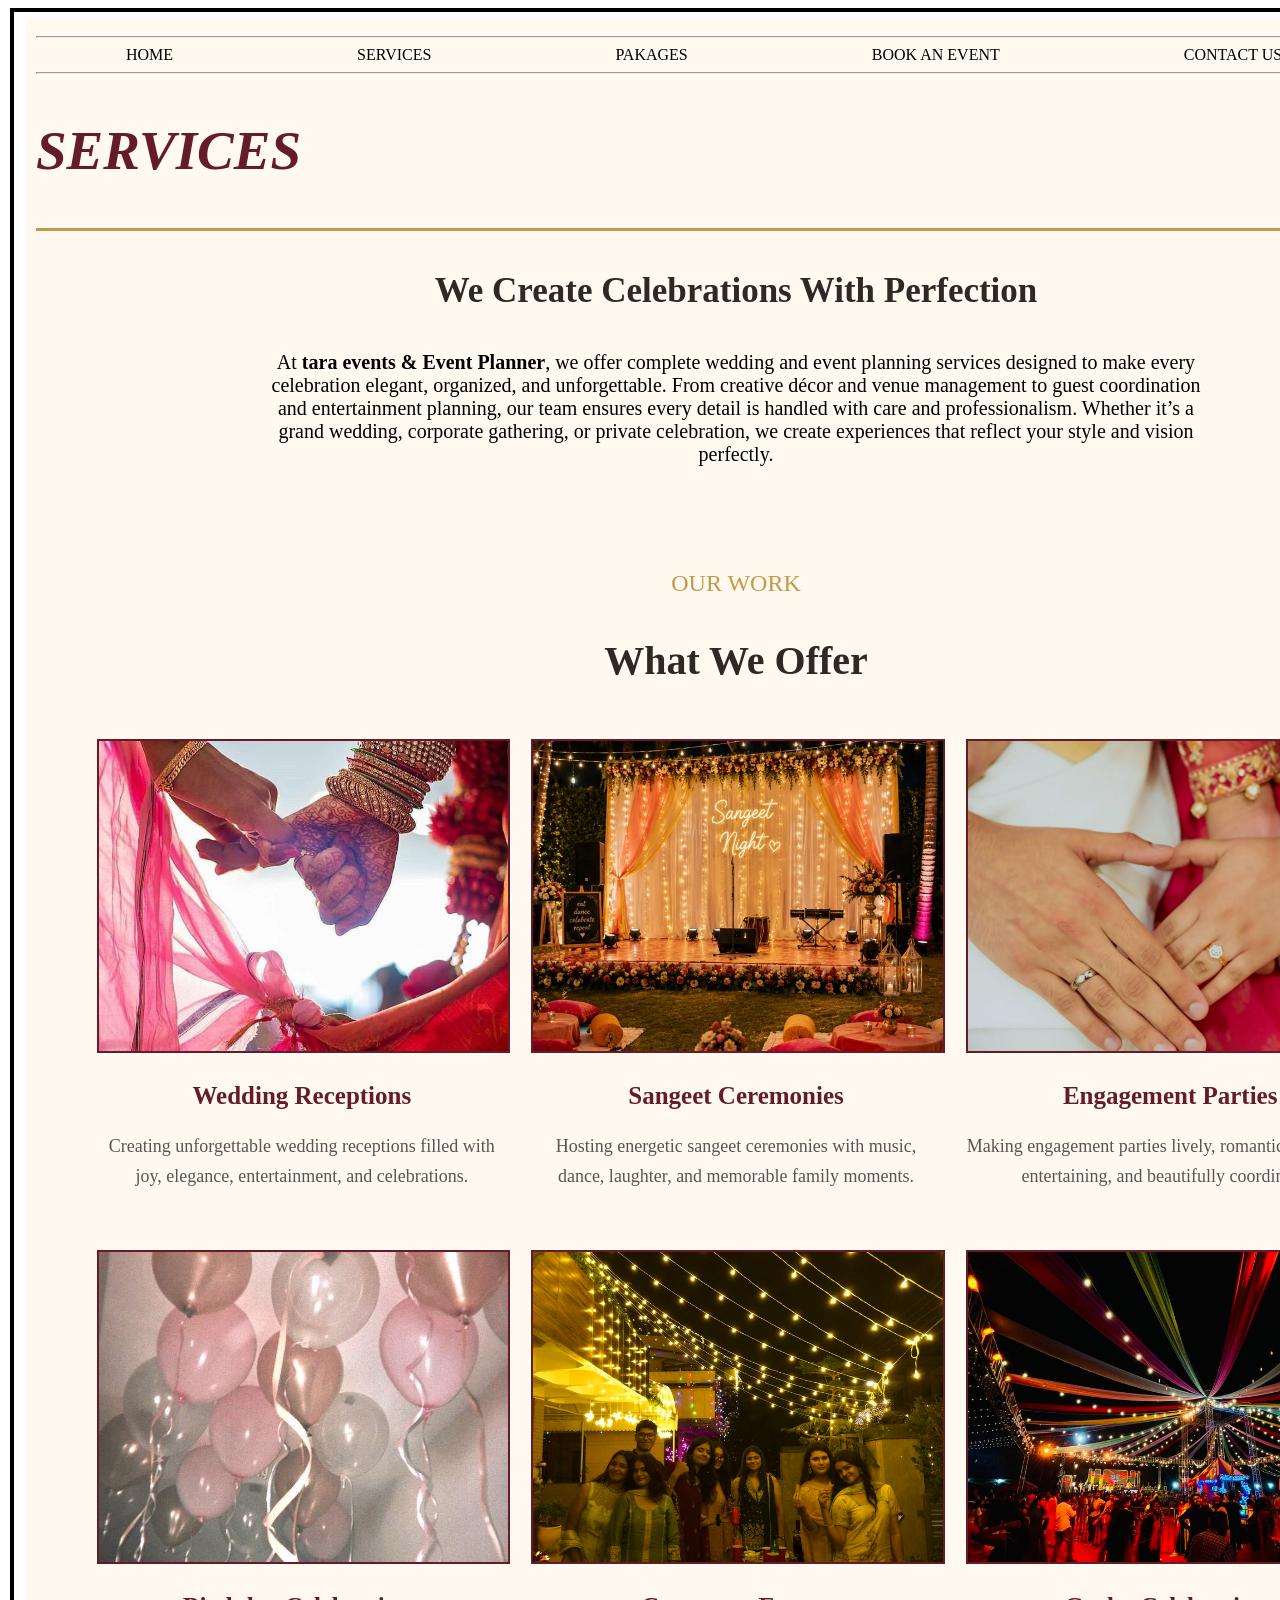
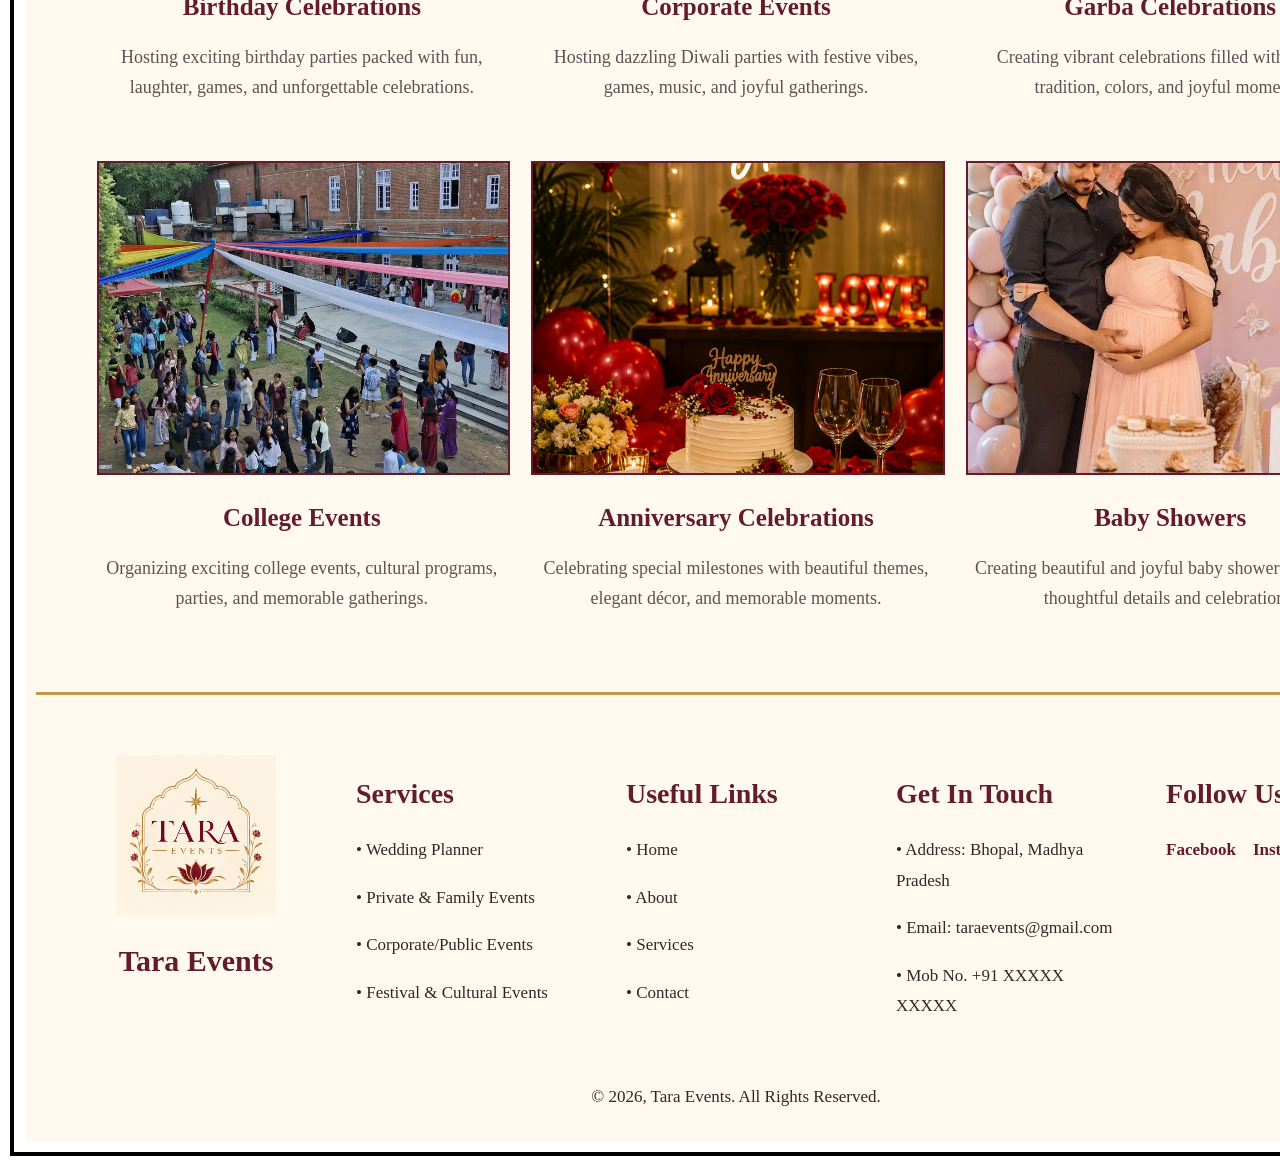
<file: services.html>
<!DOCTYPEHTML>
<html>
<head>
<title>SERVICES</title><link rel="stylesheet" href="style2.css">

</head>
<body >
<fieldset style="border:4px solid black";>
<nav>
<hr>
<a href="home.html">HOME</a>
<a href="services.html">SERVICES</a>
<a href="#">PAKAGES</a>
<a href="book an event.html">BOOK AN EVENT</a>
<a href="">CONTACT US</a>
<hr>

<h1 style="color:#641C2B; text-align: left; font-size: 55px;font-weight: bold;"><i><em><b>SERVICES</b></em></i></h1>

<hr style="height:3px; background-color:#C49A4A; border:none;">

<h3 style="color:#2F2925; text-align:center; font-size:35px; font-weight:bold;padding:5px;">We Create Celebrations With Perfection</h3>

<p style="text-align:center; font-size:20px;">
                             At <b>tara events & Event Planner</b>, we offer complete wedding and event planning services designed to make every<br>
                             celebration elegant, organized, and unforgettable. From creative décor and venue management to guest coordination<br>
                             and entertainment planning, our team ensures every detail is handled with care and professionalism. Whether it’s a<br>
                             grand wedding, corporate gathering, or private celebration, we create experiences that reflect your style and vision<br>
                             perfectly.<br>
</p>

   <section class="our-work">

    <p class="work-title">OUR WORK</p>

    <h1>What We Offer</h1>

    <div class="work-container">

        <div class="work-card">
            <img src="wedding.jpeg" alt="Wedding Reception">
            <h2>Wedding Receptions</h2>
            <p>
                Creating unforgettable wedding receptions filled
                with joy, elegance, entertainment, and celebrations.
            </p>
        </div>


        <div class="work-card">
            <img src="sangeet.jpeg" alt="Sangeet Ceremony">
            <h2>Sangeet Ceremonies</h2>
            <p>
                Hosting energetic sangeet ceremonies with music,
                dance, laughter, and memorable family moments.
            </p>
        </div>


        <div class="work-card">
            <img src="engagment.jpeg" alt="Engagement Party">
            <h2>Engagement Parties</h2>
            <p>
                Making engagement parties lively, romantic,
                interactive, entertaining, and beautifully coordinated.
            </p>
        </div>


        <div class="work-card">
            <img src="birthday.jpeg" alt="Birthday Celebration">
            <h2>Birthday Celebrations</h2>
            <p>
                Hosting exciting birthday parties packed with fun,
                laughter, games, and unforgettable celebrations.
            </p>
        </div>


        <div class="work-card">
            <img src="diwali.jpeg" alt="Corporate Event">
            <h2>Corporate Events</h2>
            <p>
                Hosting dazzling Diwali parties with festive vibes, games, music, and joyful gatherings.            </p>
        </div>


        <div class="work-card">
            <img src="garba.jpeg" alt="garba Celebration">
            <h2>Garba Celebrations</h2>
            <p>
                Creating vibrant celebrations filled with culture,
                tradition, colors, and joyful moments.
            </p>
        </div>


        <div class="work-card">
            <img src="college.jpeg" alt="College Event">
            <h2>College Events</h2>
            <p>
                Organizing exciting college events, cultural
                programs, parties, and memorable gatherings.
            </p>
        </div>


        <div class="work-card">
            <img src="anniversary.jpeg" alt="Anniversary Celebration">
            <h2>Anniversary Celebrations</h2>
            <p>
                Celebrating special milestones with beautiful
                themes, elegant décor, and memorable moments.
            </p>
        </div>


        <div class="work-card">
            <img src="babyshower.jpeg" alt="Baby Shower">
            <h2>Baby Showers</h2>
            <p>
                Creating beautiful and joyful baby showers
                filled with thoughtful details and celebrations.
            </p>
        </div>

    </div>

</section>
<footer class="footer">

    <div class="footer-container">

        <!-- Logo -->
        <div class="footer-logo">
            <img src="logo.png" alt="Tara Events Logo">
            <h2>Tara Events</h2>
        </div>


        <!-- Services -->
        <div class="footer-column">
            <h2>Services</h2>

            <p>• Wedding Planner</p>
            <p>• Private & Family Events</p>
            <p>• Corporate/Public Events</p>
            <p>• Festival & Cultural Events</p>
        </div>


        <!-- Useful Links -->
        <div class="footer-column">
            <h2>Useful Links</h2>

            <p>• Home</p>
            <p>• About</p>
            <p>• Services</p>
            <p>• Contact</p>
        </div>


        <!-- Get In Touch -->
        <div class="footer-column">
            <h2>Get In Touch</h2>

            <p>• Address: Bhopal, Madhya Pradesh</p>
            <p>• Email: taraevents@gmail.com</p>
            <p>• Mob No. +91 XXXXX XXXXX</p>
        </div>


        <!-- Follow Us -->
        <div class="footer-column follow">
            <h2>Follow Us</h2>

            <p>Facebook &nbsp;&nbsp; Instagram</p>
        </div>

    </div>


    <!-- Copyright -->
    <div class="copyright">
        © 2026, Tara Events. All Rights Reserved.
    </div>

</footer>
</fielset>
</body>
</html>
</file>
<file: style1.css>
nav{background-color:#FFF9F0; padding:10px;}
nav a{color:black; text-decoration: none; margin:90px;}

.heading {font-size: 55px;font-weight: bold;color: #641C2B;}

h2{padding:1px}

.services { background-color: #FFF9F0; padding: 60px 40px; text-align: center;}
 
.small-title {color: #C49A4A;font-size: 24px; margin-bottom: 10px;}
    
.services h1 {color: #2F2925;
    
    
    margin-bottom: 50px;
}


.service-container {display: flex;justify-content: center;gap: 25px;}
    
 .service-card {background-color: white;width: 270px;height: 320px; padding: 25px 15px;border: 2px solid #641C2B;box-shadow: 0px 4px 12px rgba(0,0,0,0.2);text-align: center;}


.icon {font-size: 55px;margin-bottom: 20px;}


.service-card h2 {color: #641C2B; font-size: 23px;}


.service-card p {color: #5A5552;font-size: 17px; line-height: 1.5;}
  .service-card button {background-color: #641C2B;color: #FFF9F0; border: none;padding: 15px 20px;
    font-size: 16px; font-weight: bold;border-radius: 5px;margin-top: 15px;cursor: pointer;}

.service-card button:hover {
    background-color: #C49A4A;
}


.why-choose { display: flex;align-items: center;gap: 25px;padding: 70px 60px;background-color: #FFF9F0;}




.why-image {
    width: 50%;
}

.why-image img {width: 100%;height: 460px;object-fit: cover;}
    
.why-content {width: 50%; padding: 20px;}



.why-small-title {color: #C49A4A;font-size: 25px; border-bottom: 1px solid #C49A4A;padding-bottom: 10px; width: 260px;}

 
.why-content h1 {color: #2F2925;font-size: 40px;line-height: 1.3;}
    

.why-point {color: #2F2925; font-size: 19px;line-height: 1.7; margin-bottom: 15px;}

.footer {
    background-color: #FFF9F0; padding: 60px 50px 25px;border-top: 3px solid #C49A4A;}

.footer-container {
    display: flex;justify-content: space-around; align-items: flex-start;gap: 50px;}

.footer-logo {
    text-align: center;width: 220px;}

.footer-logo img {
    width: 160px;height: 160px;object-fit: contain;}

.footer-logo h2 {
    color: #641C2B;font-size: 30px;}


.footer-column {
    width: 220px;}

.footer-column h2 {
    color: #641C2B;font-size: 28px;margin-bottom: 25px;}

.footer-column p {
    color: #2F2925;font-size: 17px;line-height: 1.8;margin-bottom: 15px;}
    
.follow p {
    color: #641C2B;font-weight: bold;}


.copyright {
    text-align: center;color: #2F2925;font-size: 17px;margin-top: 50px;}
</file>
<file: style6.css>
nav{background-color:#FFF9F0; padding:10px;}
nav a{color:black; text-decoration: none; margin:90px;}



/* ==============================
   TARA EVENTS - BOOK MY EVENT
================================ */


/* PAGE */

.book-page {
    background-color:#FFF9F0;
    color:#2F2925;
    min-height:100vh;
    font-family:Georgia, serif;
}


/* NAVIGATION */

.book-nav {
    background-color:#641C2B;
    min-height:80px;
    display:flex;
    align-items:center;
    justify-content:space-between;
    padding:10px 35px;
    box-sizing:border-box;
    border-bottom:2px solid #C49A4A;
}


.nav-logo {
    display:flex;
    align-items:center;
    gap:12px;
}


.nav-logo img {
    width:65px;
    height:65px;
    object-fit:contain;
}


.nav-logo span {
    color:#FFF9F0;
    font-size:22px;
    font-weight:bold;
    letter-spacing:2px;
}


.nav-links {
    display:flex;
    gap:28px;
}


.nav-links a {
    color:#FFF9F0;
    text-decoration:none;
    font-size:14px;
    letter-spacing:1px;
}


.nav-links a:hover {
    color:#C49A4A;
}


/* HERO */

.book-hero {
    text-align:center;
    background-color:#FFF9F0;
    padding:85px 30px 75px;
}


.hero-decoration {
    color:#C49A4A;
    font-size:35px;
    margin-bottom:15px;
}


.book-hero > p:first-of-type {
    color:#C49A4A;
    font-size:14px;
    font-weight:bold;
    letter-spacing:4px;
}


.book-hero h1 {
    color:#641C2B;
    font-size:58px;
    line-height:1.15;
    margin:20px 0;
}


.book-hero h1 span {
    color:#C49A4A;
    font-style:italic;
}


.gold-line {
    width:80px;
    height:2px;
    background-color:#C49A4A;
    margin:25px auto;
}


.book-hero h3 {
    color:#2F2925;
    font-size:22px;
    font-weight:normal;
}


.hero-text {
    max-width:650px;
    margin:15px auto;
    color:#5A5552;
    font-size:17px;
    line-height:1.8;
}


/* BOOKING AREA */

.booking-area {
    background-color:#F4E3D3;
    padding:75px 7%;
    display:flex;
    justify-content:center;
    gap:55px;
    align-items:flex-start;
}


/* FORM CARD */

.booking-card {
    background-color:#FFF9F0;
    width:620px;
    padding:45px;
    box-sizing:border-box;
    border:1px solid #C49A4A;
    box-shadow:0 12px 30px rgba(0,0,0,0.12);
}


.card-heading {
    text-align:center;
    margin-bottom:35px;
}


.card-heading p {
    color:#C49A4A;
    font-size:14px;
    letter-spacing:3px;
    font-weight:bold;
}


.card-heading h2 {
    color:#641C2B;
    font-size:34px;
    margin:12px 0;
}


.card-heading span {
    color:#5A5552;
    font-size:15px;
}


/* INPUTS */

.input-row {
    display:flex;
    gap:20px;
}


.input-box {
    width:100%;
    margin-bottom:20px;
}


.input-box label {
    display:block;
    color:#641C2B;
    font-size:13px;
    font-weight:bold;
    letter-spacing:1px;
    margin-bottom:8px;
}


.input-box input,
.input-box select,
.input-box textarea {
    width:100%;
    box-sizing:border-box;
    padding:13px;
    background-color:#F4E3D3;
    border:1px solid #C49A4A;
    color:#2F2925;
    font-family:Arial, sans-serif;
    font-size:14px;
}


.input-box input:focus,
.input-box select:focus,
.input-box textarea:focus {
    outline:none;
    border:2px solid #641C2B;
}


.input-box textarea {
    resize:none;
}


/* BUTTON */

.booking-card button {
    width:100%;
    padding:16px;
    margin-top:10px;
    border:none;
    background-color:#641C2B;
    color:#FFF9F0;
    font-size:15px;
    font-weight:bold;
    letter-spacing:1px;
    cursor:pointer;
}


.booking-card button:hover {
    background-color:#C49A4A;
    color:#2F2925;
}


/* RIGHT SIDE */

.book-side {
    width:380px;
}


/* QUOTE */

.quote-card {
    background-color:#641C2B;
    color:#FFF9F0;
    padding:40px;
    text-align:center;
    border:1px solid #C49A4A;
    margin-bottom:30px;
}


.quote-mark {
    color:#C49A4A;
    font-size:55px;
}


.quote-card h2 {
    font-size:30px;
    line-height:1.4;
    font-weight:normal;
}


.quote-card p {
    color:#F4E3D3;
    font-size:17px;
    line-height:1.6;
}


.small-gold-line {
    width:55px;
    height:2px;
    background-color:#C49A4A;
    margin:25px auto;
}


.quote-card > span:last-child {
    color:#C49A4A;
    font-size:13px;
    letter-spacing:2px;
}


/* MAP */

.map-card {
    background-color:#FFF9F0;
    padding:25px;
    border:1px solid #C49A4A;
    box-shadow:0 8px 20px rgba(0,0,0,0.1);
}


.map-heading {
    text-align:center;
    margin-bottom:20px;
}


.map-heading p {
    color:#C49A4A;
    font-size:13px;
    letter-spacing:2px;
    font-weight:bold;
}


.map-heading h2 {
    color:#641C2B;
    font-size:28px;
    margin:10px;
}


.map-heading span {
    color:#5A5552;
    font-size:15px;
}


.map {
    border:2px solid #C49A4A;
    padding:5px;
}


.map iframe {
    display:block;
}


.location-text {
    display:flex;
    align-items:center;
    gap:10px;
    margin-top:15px;
}


.location-text span {
    font-size:20px;
}


.location-text p {
    color:#5A5552;
    font-size:14px;
}


/* BOTTOM */

.book-bottom {
    background-color:#641C2B;
    text-align:center;
    padding:70px 30px;
    border-top:3px solid #C49A4A;
}


.bottom-star {
    color:#C49A4A;
    font-size:28px;
}


.book-bottom h2 {
    color:#FFF9F0;
    font-size:38px;
    line-height:1.4;
    font-weight:normal;
}


.book-bottom h2 i {
    color:#C49A4A;
}


.book-bottom p {
    color:#F4E3D3;
    font-size:17px;
}
</file>
<file: style5.css>
nav{background-color:#FFF9F0; padding:10px;}
nav a{color:black; text-decoration: none; margin:90px;}



/* ==================================
   TARA EVENTS - CONTACT PAGE
================================== */


/* PAGE */

.contact-page {
    background-color:#FFF9F0;
    color:#2F2925;
    min-height:100vh;
    font-family:Georgia, serif;
}


/* NAVIGATION */

.contact-nav {
    background-color:#641C2B;
    min-height:80px;
    padding:10px 45px;
    display:flex;
    align-items:center;
    justify-content:space-between;
    box-sizing:border-box;
    border-bottom:2px solid #C49A4A;
}


.contact-logo {
    display:flex;
    align-items:center;
    gap:12px;
}


.contact-logo img {
    width:60px;
    height:60px;
    object-fit:contain;
}


.contact-logo span {
    color:#FFF9F0;
    font-size:21px;
    font-weight:bold;
    letter-spacing:2px;
}


.contact-links {
    display:flex;
    gap:25px;
}


.contact-links a {
    color:#FFF9F0;
    text-decoration:none;
    font-size:13px;
    letter-spacing:1px;
}


.contact-links a:hover {
    color:#C49A4A;
}



/* HERO */

.contact-hero {
    background-color:#FFF9F0;
    text-align:center;
    padding:85px 30px 75px;
}


.contact-eyebrow {
    color:#C49A4A;
    font-size:14px;
    font-weight:bold;
    letter-spacing:4px;
}


.contact-hero h1 {
    color:#641C2B;
    font-size:60px;
    line-height:1.15;
    margin:20px 0;
}


.contact-hero h1 span {
    color:#C49A4A;
    font-style:italic;
}


.contact-line {
    width:75px;
    height:2px;
    background-color:#C49A4A;
    margin:25px auto;
}


.contact-intro {
    max-width:600px;
    margin:auto;
    color:#5A5552;
    font-size:18px;
    line-height:1.8;
}



/* INFORMATION */

.contact-information {
    background-color:#F4E3D3;
    padding:75px 7%;
}


.info-heading {
    text-align:center;
    margin-bottom:45px;
}


.info-heading p {
    color:#C49A4A;
    font-size:14px;
    letter-spacing:3px;
    font-weight:bold;
}


.info-heading h2 {
    color:#641C2B;
    font-size:40px;
    line-height:1.3;
}


.info-grid {
    display:flex;
    justify-content:center;
    gap:20px;
    flex-wrap:wrap;
}


.info-card {
    background-color:#FFF9F0;
    width:220px;
    min-height:190px;
    padding:30px 20px;
    text-align:center;
    border:1px solid #C49A4A;
    box-sizing:border-box;
}


.info-icon {
    color:#C49A4A;
    font-size:32px;
    margin-bottom:15px;
}


.info-card h3 {
    color:#641C2B;
    font-size:21px;
}


.info-card p {
    color:#5A5552;
    font-size:14px;
    line-height:1.5;
}


.info-card a,
.info-card span {
    color:#641C2B;
    font-size:14px;
    font-weight:bold;
    text-decoration:none;
}


.info-card a:hover {
    color:#C49A4A;
}



/* MESSAGE */

.message-section {
    background-color:#FFF9F0;
    padding:80px 10%;
    display:flex;
    justify-content:center;
    gap:80px;
    align-items:center;
}


.message-text {
    width:40%;
}


.message-text > p:first-child {
    color:#C49A4A;
    font-size:14px;
    font-weight:bold;
    letter-spacing:3px;
}


.message-text h2 {
    color:#641C2B;
    font-size:46px;
    line-height:1.2;
}


.message-line {
    width:60px;
    height:2px;
    background-color:#C49A4A;
    margin:25px 0;
}


.message-description {
    color:#5A5552;
    font-size:16px;
    line-height:1.8;
}


.little-note {
    color:#641C2B;
    background-color:#F4E3D3;
    border-left:3px solid #C49A4A;
    padding:18px;
    margin-top:25px;
    font-size:14px;
    line-height:1.6;
}



/* FORM */

.message-form {
    width:470px;
    background-color:#F4E3D3;
    padding:40px;
    border:1px solid #C49A4A;
    box-shadow:0 10px 25px rgba(0,0,0,0.1);
    box-sizing:border-box;
}


.message-form label {
    display:block;
    color:#641C2B;
    font-size:13px;
    font-weight:bold;
    letter-spacing:1px;
    margin:15px 0 7px;
}


.message-form input,
.message-form select,
.message-form textarea {
    width:100%;
    box-sizing:border-box;
    padding:13px;
    background-color:#FFF9F0;
    border:1px solid #C49A4A;
    color:#2F2925;
    font-family:Arial, sans-serif;
    font-size:14px;
}


.message-form textarea {
    resize:none;
}


.message-form input:focus,
.message-form select:focus,
.message-form textarea:focus {
    outline:none;
    border:2px solid #641C2B;
}


.message-form button {
    width:100%;
    margin-top:25px;
    padding:16px;
    border:none;
    background-color:#641C2B;
    color:#FFF9F0;
    font-size:15px;
    font-weight:bold;
    letter-spacing:1px;
    cursor:pointer;
}


.message-form button:hover {
    background-color:#C49A4A;
    color:#2F2925;
}



/* QUICK HELP */

.quick-help {
    background-color:#F4E3D3;
    padding:70px 7%;
    text-align:center;
}


.quick-help > p {
    color:#C49A4A;
    font-size:14px;
    letter-spacing:3px;
    font-weight:bold;
}


.quick-help h2 {
    color:#641C2B;
    font-size:35px;
    margin-bottom:40px;
}


.faq-container {
    display:flex;
    justify-content:center;
    gap:25px;
}


.faq-card {
    background-color:#FFF9F0;
    width:280px;
    min-height:180px;
    padding:25px;
    text-align:left;
    border:1px solid #C49A4A;
}


.faq-card span {
    color:#C49A4A;
    font-size:14px;
    font-weight:bold;
}


.faq-card h3 {
    color:#641C2B;
    font-size:20px;
}


.faq-card p {
    color:#5A5552;
    font-size:15px;
    line-height:1.6;
}


.faq-card b {
    color:#641C2B;
}



/* ENDING */

.contact-ending {
    background-color:#641C2B;
    text-align:center;
    padding:70px 30px;
    border-top:3px solid #C49A4A;
}


.contact-ending > div:first-child {
    color:#C49A4A;
    font-size:28px;
}


.contact-ending h2 {
    color:#FFF9F0;
    font-size:38px;
    line-height:1.4;
    font-weight:normal;
}


.contact-ending h2 i {
    color:#C49A4A;
}


.contact-ending p {
    color:#F4E3D3;
    font-size:17px;
}


.ending-stars {
    color:#C49A4A;
    font-size:18px;
    margin-top:25px;
}



/* FOOTER */

.contact-footer {
    background-color:#641C2B;
    border-top:1px solid #C49A4A;
    text-align:center;
    padding:20px;
}


.contact-footer p {
    color:#FFF9F0;
    font-size:14px;
}


.contact-footer span {
    color:#C49A4A;
    font-size:13px;
}
</file>
<file: style2.css>
nav{background-color:#FFF9F0; padding:10px;}
nav a{color:black; text-decoration: none; margin:90px;}
  
.our-work { background-color: #FFF9F0; padding: 60px 40px; text-align: center; } .work-title { color: #C49A4A; font-size: 24px; margin-bottom: 10px; } .our-work h1 { color: #2F2925; font-size: 40px; margin-bottom: 55px; } nav{background-color:#FFF9F0; padding:10px;} nav a{color:black; text-decoration: none; margin:90px;}

.work-container {
    display: flex;
    justify-content: center;
    flex-wrap: wrap;
    gap: 40px 25px;
}

.work-card {
    width: 31%;
    text-align: center;
}

.work-card img {
    width: 100%;
    height: 310px;
    object-fit: cover;
    border: 2px solid #641C2B;
}

.work-card h2 {
    color: #641C2B;
    font-size: 25px;
    margin-top: 25px;
}

.work-card p {
    color: #5A5552;
    font-size: 18px;
    line-height: 1.7;
}
.footer {
    background-color: #FFF9F0; padding: 60px 50px 25px;border-top: 3px solid #C49A4A;}

.footer-container {
    display: flex;justify-content: space-around; align-items: flex-start;gap: 50px;}

.footer-logo {
    text-align: center;width: 220px;}

.footer-logo img {
    width: 160px;height: 160px;object-fit: contain;}

.footer-logo h2 {
    color: #641C2B;font-size: 30px;}


.footer-column {
    width: 220px;}

.footer-column h2 {
    color: #641C2B;font-size: 28px;margin-bottom: 25px;}

.footer-column p {
    color: #2F2925;font-size: 17px;line-height: 1.8;margin-bottom: 15px;}
    
.follow p {
    color: #641C2B;font-weight: bold;}


.copyright {
    text-align: center;color: #2F2925;font-size: 17px;margin-top: 50px;}
</file>
<file: style3.css>
nav{background-color:#FFF9F0; padding:10px;}
nav a{color:black; text-decoration: none; margin:90px;}

.heading {
    font-size: 55px;
    font-weight: bold;
    color: #641C2B;
}
h2
{padding:1px}

.services {
    background-color: #FFF9F0;
    padding: 60px 40px;
    text-align: center;
}


.small-title {
    color: #C49A4A;
    font-size: 24px;
    margin-bottom: 10px;
}


.services h1 {
    color: #2F2925;
    font-size: 40px;
    margin-bottom: 50px;
}


.service-container {
    display: flex;
    justify-content: center;
    gap: 25px;
}


.service-card {
    background-color: white;
    width: 270px;
    height: 320px;
    padding: 25px 15px;

    border: 2px solid #641C2B;

    box-shadow: 0px 4px 12px rgba(0,0,0,0.2);

    text-align: center;
}


.icon {
    font-size: 55px;
    margin-bottom: 20px;
}


.service-card h2 {
    color: #641C2B;
    font-size: 23px;
}


.service-card p {
    color: #5A5552;
    font-size: 17px;
    line-height: 1.5;
}


.service-card button {
    background-color: #641C2B;
    color: #FFF9F0;

    border: none;

    padding: 15px 20px;

    font-size: 16px;
    font-weight: bold;

    border-radius: 5px;

    margin-top: 15px;

    cursor: pointer;
}


.service-card button:hover {
    background-color: #C49A4A;
}


.why-choose {
    display: flex;
    align-items: center;
    gap: 25px;

    padding: 70px 60px;

    background-color: #FFF9F0;
}




.why-image {
    width: 50%;
}

.why-image img {
    width: 100%;
    height: 460px;
    object-fit: cover;
}




.why-content {
    width: 50%;
    padding: 20px;
}



.why-small-title {
    color: #C49A4A;
    font-size: 25px;

    border-bottom: 1px solid #C49A4A;

    padding-bottom: 10px;

    width: 260px;
}




.why-content h1 {
    color: #2F2925;
    font-size: 40px;
    line-height: 1.3;
}



.why-point {
    color: #2F2925;
    font-size: 19px;
    line-height: 1.7;
    margin-bottom: 15px;
}
.footer {
    background-color: #FFF9F0; padding: 60px 50px 25px;border-top: 3px solid #C49A4A;}

.footer-container {
    display: flex;justify-content: space-around; align-items: flex-start;gap: 50px;}

.footer-logo {
    text-align: center;width: 220px;}

.footer-logo img {
    width: 160px;height: 160px;object-fit: contain;}

.footer-logo h2 {
    color: #641C2B;font-size: 30px;}


.footer-column {
    width: 220px;}

.footer-column h2 {
    color: #641C2B;font-size: 28px;margin-bottom: 25px;}

.footer-column p {
    color: #2F2925;font-size: 17px;line-height: 1.8;margin-bottom: 15px;}
    
.follow p {
    color: #641C2B;font-weight: bold;}


.copyright {
    text-align: center;color: #2F2925;font-size: 17px;margin-top: 50px;}
</file>
<file: style4.css>
nav{background-color:#FFF9F0; padding:10px;}
nav a{color:black; text-decoration: none; margin:90px;}


.packages {
    background-color: #FFF9F0;
    padding: 70px 50px;
    text-align: center;
}

.package-container {
    display: flex;
    justify-content: center;
    gap: 30px;
}

.package-card {
    background-color: #F4E3D3;
    width: 300px;
    padding: 30px 25px;
    border: 2px solid #C49A4A;
}

.footer {
    background-color: #FFF9F0; padding: 60px 50px 25px;border-top: 3px solid #C49A4A;}

.footer-container {
    display: flex;justify-content: space-around; align-items: flex-start;gap: 50px;}

.footer-logo {
    text-align: center;width: 220px;}

.footer-logo img {
    width: 160px;height: 160px;object-fit: contain;}

.footer-logo h2 {
    color: #641C2B;font-size: 30px;}


.footer-column {
    width: 220px;}

.footer-column h2 {
    color: #641C2B;font-size: 28px;margin-bottom: 25px;}

.footer-column p {
    color: #2F2925;font-size: 17px;line-height: 1.8;margin-bottom: 15px;}
    
.follow p {
    color: #641C2B;font-weight: bold;}


.copyright {
    text-align: center;color: #2F2925;font-size: 17px;margin-top: 50px;}
</file>
